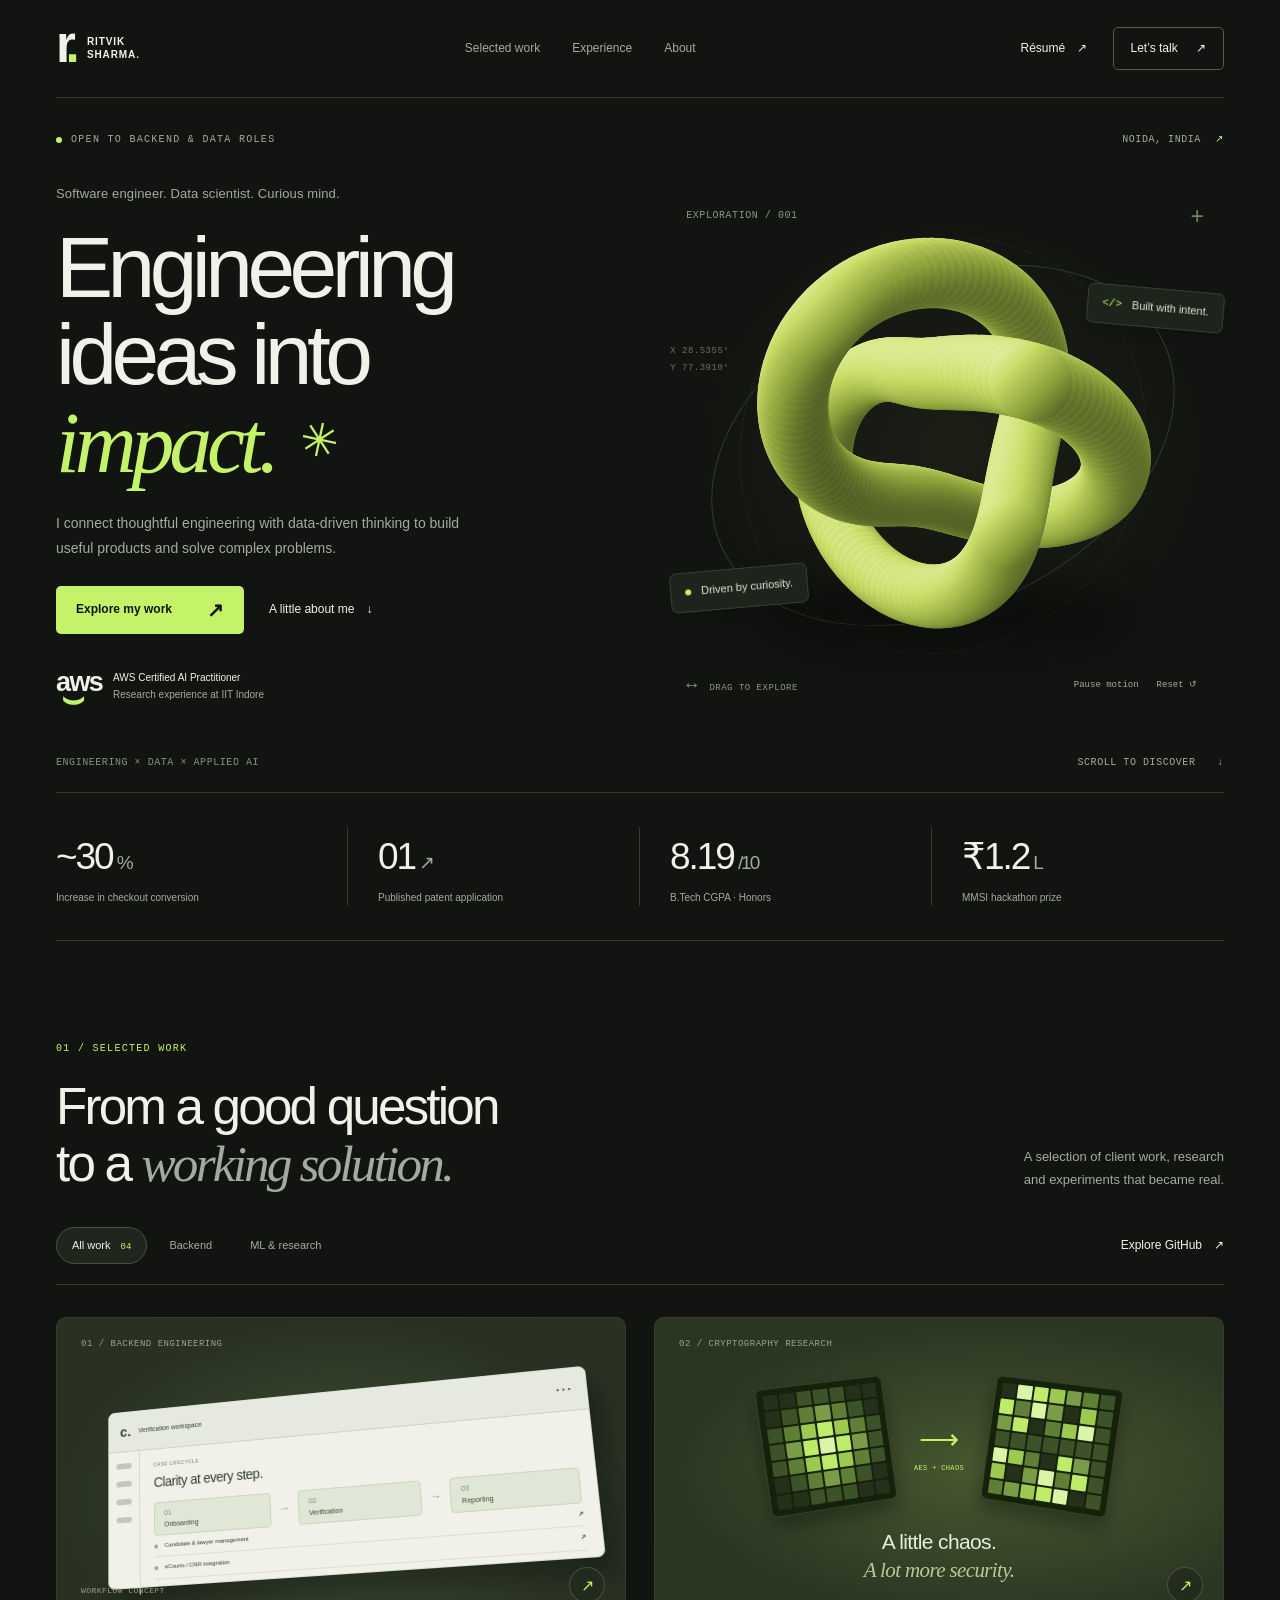
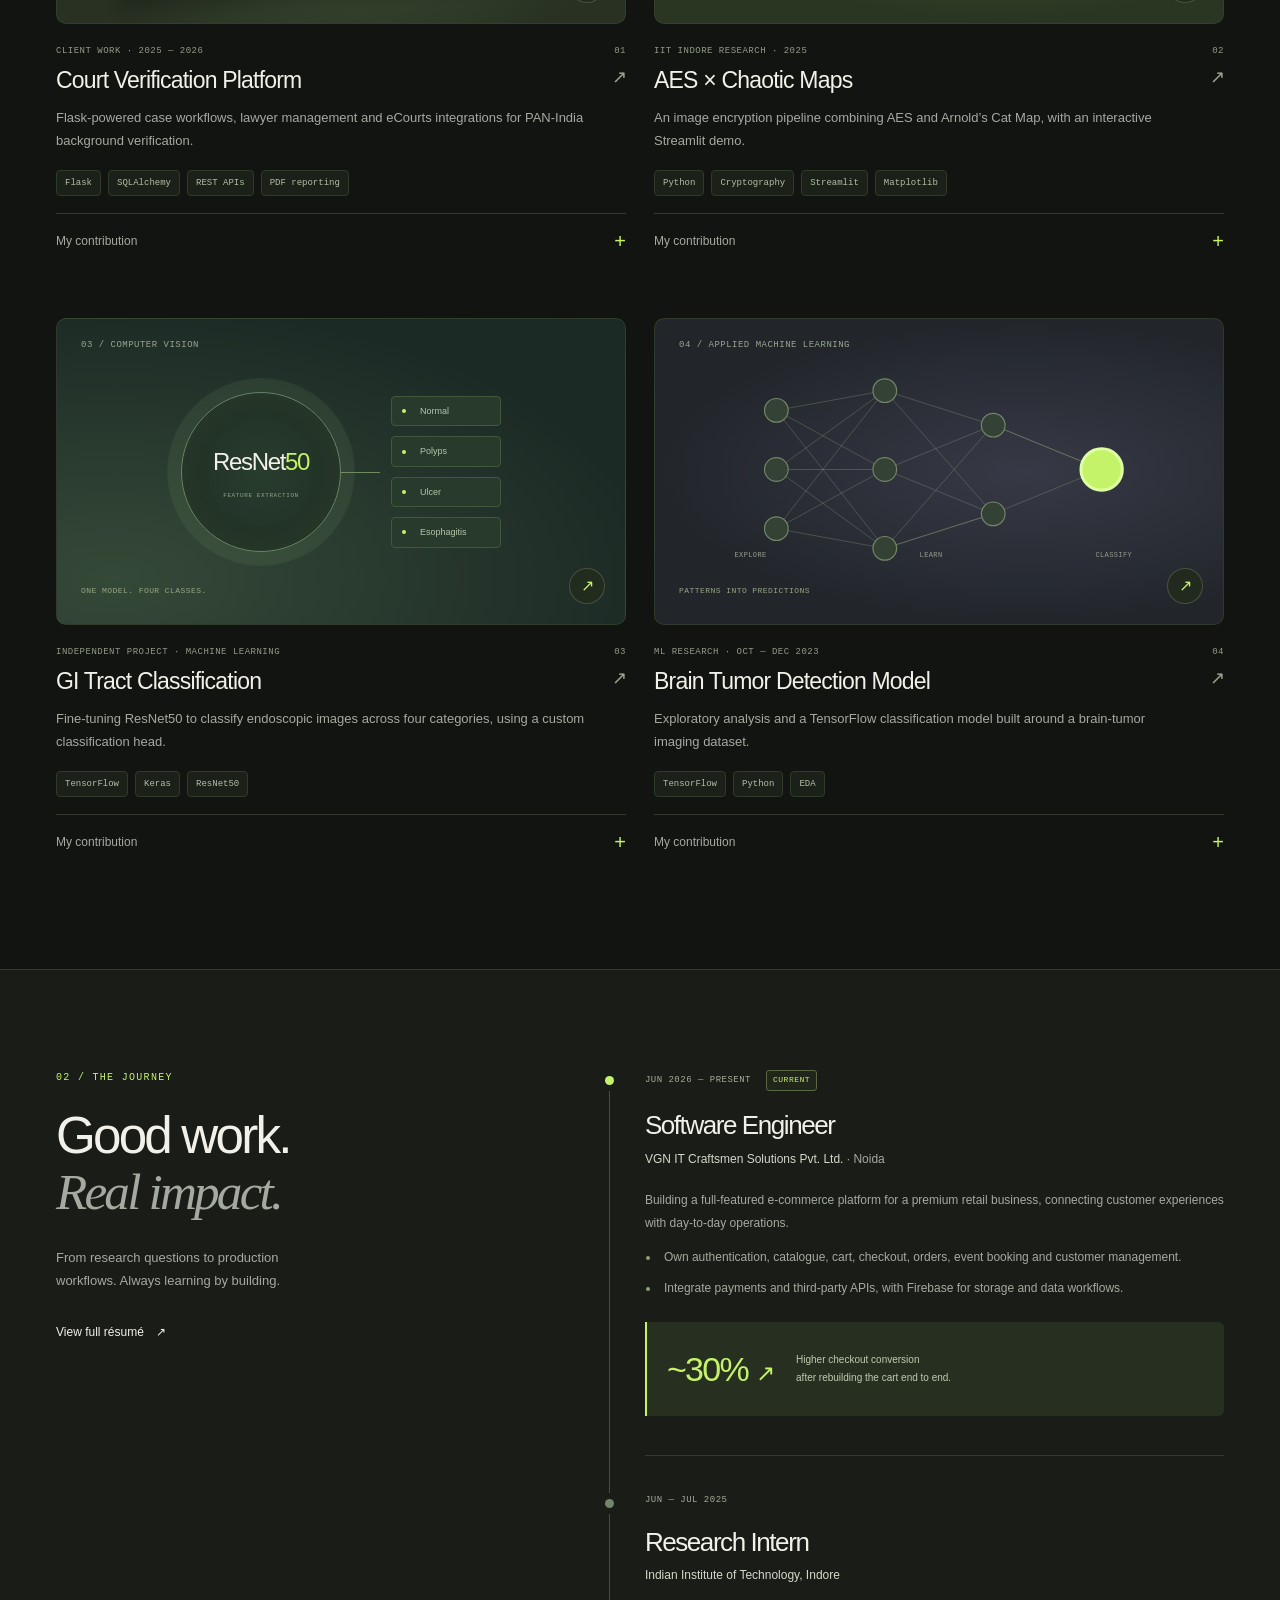
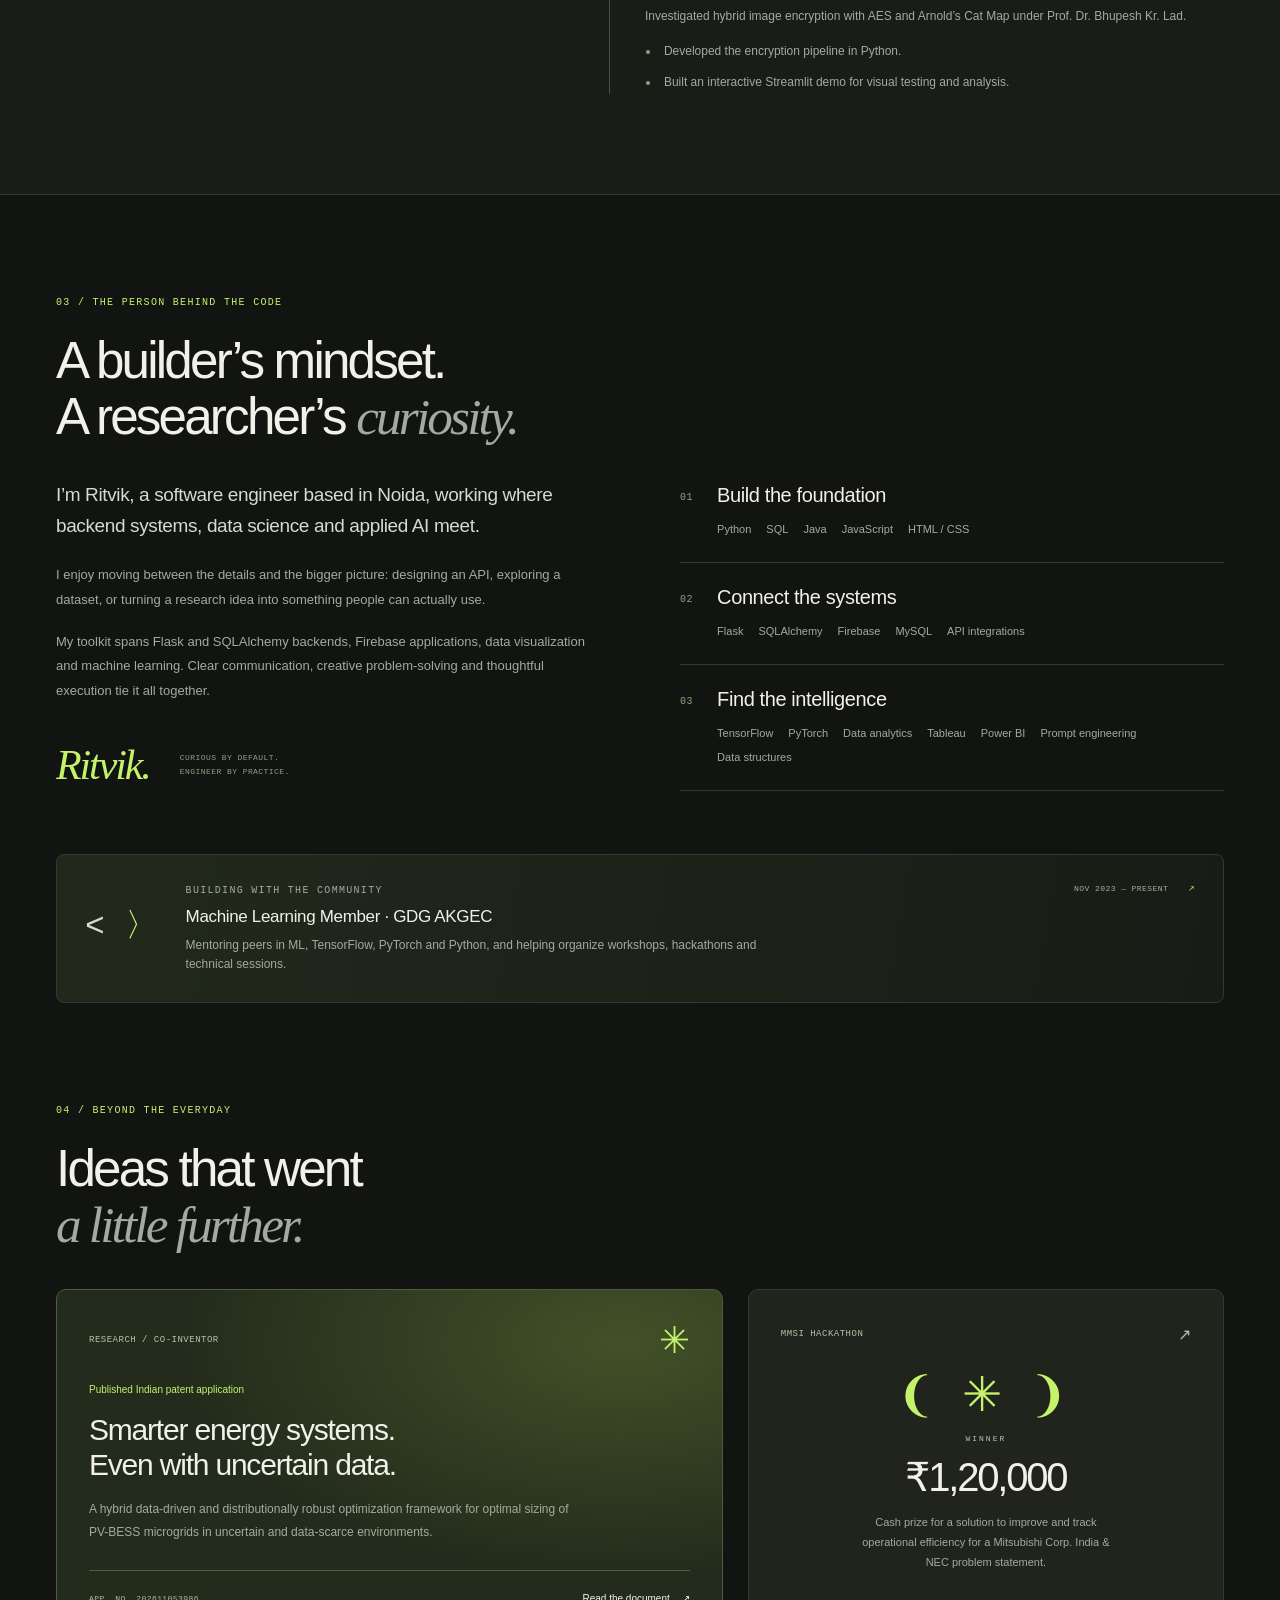
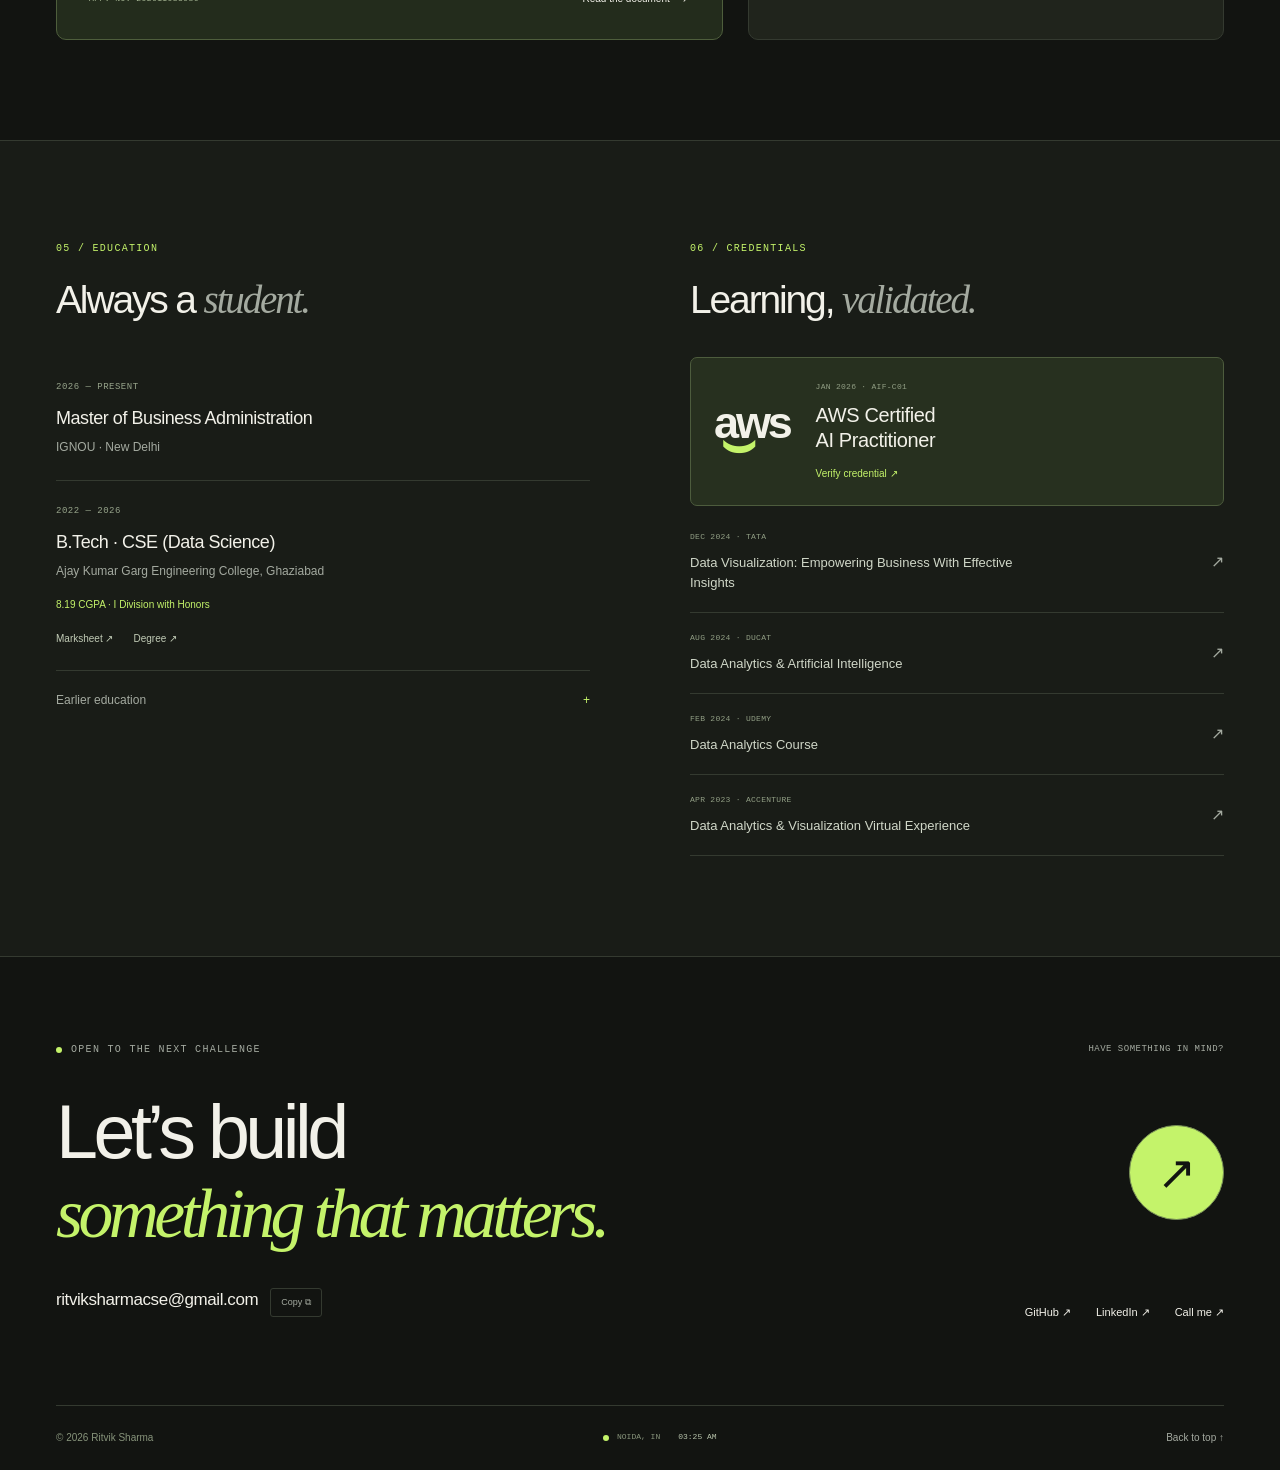
<file: index.html>
<!DOCTYPE html>
<html lang="en">
<head>
  <meta charset="UTF-8">
  <meta name="viewport" content="width=device-width, initial-scale=1.0">
  <meta name="theme-color" content="#121411">
  <meta name="description" content="Ritvik Sharma — software engineer working at the intersection of backend engineering, data science and applied machine learning. Explore projects, research and experience.">
  <title>Ritvik Sharma — Software Engineer & Data Scientist</title>
  <link rel="icon" href="favicon.ico" sizes="any">
  <link rel="stylesheet" href="styles.css">
  <script src="app.js" defer></script>
  <script src="scene.js" defer></script>
</head>
<body>
  <a class="skip-link" href="#main">Skip to content</a>
  <header class="site-header">
    <a class="wordmark" href="#home" aria-label="Ritvik Sharma, home"><span class="monogram">r<span class="logo-dot">.</span></span><span>RITVIK<br>SHARMA<span class="brand-period">.</span></span></a>
    <nav class="desktop-nav" aria-label="Main navigation"><a href="#projects">Selected work</a><a href="#experience">Experience</a><a href="#about">About</a></nav>
    <div class="nav-actions"><a class="resume-link" href="https://drive.google.com/file/d/1qfiK1FKWJIVR60XQjQJzer3CBf5cK1Fj/view?usp=sharing" target="_blank" rel="noopener noreferrer">Résumé <span aria-hidden="true">↗</span></a><a class="nav-contact" href="#contact">Let’s talk <span aria-hidden="true">↗</span></a><button class="menu-toggle" aria-label="Open navigation" aria-controls="mobile-nav" aria-expanded="false"><span></span><span></span></button></div>
    <nav id="mobile-nav" class="mobile-nav" aria-label="Mobile navigation" hidden><a href="#projects">Selected work</a><a href="#experience">Experience</a><a href="#about">About & skills</a><a href="#recognition">Research & awards</a><a href="#education">Education</a><a href="#certifications">Certifications</a><a href="#contact">Contact</a></nav>
  </header>
  <main id="main">
    <section class="hero section-shell" id="home" aria-labelledby="hero-title">
      <div class="hero-topline"><span class="eyebrow"><span class="status-dot"></span> OPEN TO BACKEND & DATA ROLES</span><span class="mono location">NOIDA, INDIA <span aria-hidden="true">↗</span></span></div>
      <div class="hero-grid">
        <div class="hero-copy"><p class="hero-intro">Software engineer. Data scientist. Curious mind.</p><h1 id="hero-title">Engineering<br>ideas into<br><em>impact.</em><span class="asterisk" aria-hidden="true">✳</span></h1><p class="hero-description">I connect thoughtful engineering with data-driven thinking to build useful products and solve complex problems.</p><div class="hero-actions"><a class="button button-lime" href="#projects">Explore my work <span aria-hidden="true">↗</span></a><a class="text-link" href="#about">A little about me <span aria-hidden="true">↓</span></a></div><div class="hero-proof"><span class="aws-mark">aws<span>⌣</span></span><span>AWS Certified AI Practitioner<br><span class="muted">Research experience at IIT Indore</span></span></div></div>
        <div class="hero-art" aria-label="Interactive three-dimensional sculpture">
          <div class="art-top"><span class="mono">EXPLORATION / 001</span><span class="tiny-cross" aria-hidden="true">+</span></div>
          <div class="art-orbit" aria-hidden="true"></div><div class="art-orbit second" aria-hidden="true"></div>
          <canvas id="hero-scene" aria-label="Rotating lime sculpture. Drag to orbit, or use the motion controls below.">An abstract lime sculpture connecting engineering and data.</canvas>
          <span class="art-coordinate mono" aria-hidden="true">X 28.5355°<br>Y 77.3910°</span>
          <div class="floating-note note-top"><span class="note-icon" aria-hidden="true">&lt;/&gt;</span> Built with intent.</div><div class="floating-note note-bottom"><span class="status-dot"></span> Driven by curiosity.</div>
          <div class="art-bottom"><span class="mono drag-hint"><span aria-hidden="true">↔</span> DRAG TO EXPLORE</span><div class="scene-controls"><button id="motion-toggle" class="icon-control" aria-pressed="false" aria-label="Pause 3D animation"><span data-motion-label>Pause motion</span></button><button id="scene-reset" class="icon-control" aria-label="Reset 3D view">Reset <span aria-hidden="true">↺</span></button></div></div>
        </div>
      </div>
      <div class="hero-bottom"><span class="mono">ENGINEERING × DATA × APPLIED AI</span><a href="#projects" class="scroll-cue mono">SCROLL TO DISCOVER <span aria-hidden="true">↓</span></a></div>
    </section>
    <div class="metrics section-shell" aria-label="Career highlights"><div><strong>~30<span>%</span></strong><p>Increase in checkout conversion</p></div><div><strong>01<span>↗</span></strong><p>Published patent application</p></div><div><strong>8.19<span>/10</span></strong><p>B.Tech CGPA · Honors</p></div><div><strong>₹1.2<span>L</span></strong><p>MMSI hackathon prize</p></div></div>
    <section id="projects" class="section-shell content-section" aria-labelledby="work-title">
      <div class="section-heading"><div><p class="eyebrow section-index">01 / SELECTED WORK</p><h2 id="work-title">From a good question<br>to a <em>working solution.</em></h2></div><p class="section-summary">A selection of client work, research<br class="desktop-break"> and experiments that became real.</p></div>
      <div class="work-toolbar"><div class="filters" role="group" aria-label="Filter projects"><button class="filter active" data-filter="all" aria-pressed="true">All work <span>04</span></button><button class="filter" data-filter="backend" aria-pressed="false">Backend</button><button class="filter" data-filter="research" aria-pressed="false">ML & research</button></div><a class="text-link github-all" href="https://github.com/iamritvikk" target="_blank" rel="noopener noreferrer">Explore GitHub <span aria-hidden="true">↗</span></a></div><p id="filter-status" class="sr-only" role="status" aria-live="polite">Showing all 4 projects</p>
      <div class="project-grid">
        <article class="project" data-category="backend"><a class="project-visual court-visual" href="http://client.constantineadvisoryservices.com/" target="_blank" rel="noopener noreferrer" aria-label="Open Court Verification Platform"><span class="visual-label mono">01 / BACKEND ENGINEERING</span><div class="court-window" aria-hidden="true"><div class="mini-window-bar"><span class="mini-logo">c.</span><span>Verification workspace</span><span class="mini-dots">•••</span></div><div class="court-ui"><div class="mini-sidebar"><i></i><i></i><i></i><i></i></div><div class="mini-dashboard"><div class="mini-eyebrow">CASE LIFECYCLE</div><div class="mini-title">Clarity at every step.</div><div class="workflow"><span>01<br><b>Onboarding</b></span><i>→</i><span>02<br><b>Verification</b></span><i>→</i><span>03<br><b>Reporting</b></span></div><div class="fake-row"><i></i><span>Candidate & lawyer management</span><b>↗</b></div><div class="fake-row"><i></i><span>eCourts / CNR integration</span><b>↗</b></div></div></div></div><span class="visual-caption mono">WORKFLOW CONCEPT</span><span class="project-open" aria-hidden="true">↗</span></a><div class="project-meta"><span>CLIENT WORK · 2025 — 2026</span><span>01</span></div><h3><a href="http://client.constantineadvisoryservices.com/" target="_blank" rel="noopener noreferrer">Court Verification Platform <span aria-hidden="true">↗</span></a></h3><p>Flask-powered case workflows, lawyer management and eCourts integrations for PAN-India background verification.</p><div class="tags"><span>Flask</span><span>SQLAlchemy</span><span>REST APIs</span><span>PDF reporting</span></div><details class="project-details"><summary>My contribution <span aria-hidden="true">+</span></summary><p>Built backend workflows for Constantine Advisory Services covering candidate onboarding, lawyer management and case-result tracking. Integrated eCourts/CNR APIs, reaching approximately 85% accuracy across litigation records.</p></details></article>
        <article class="project" data-category="research"><a class="project-visual encryption-visual" href="https://aes-image-encryption-combined-with-chaos-map.streamlit.app/" target="_blank" rel="noopener noreferrer" aria-label="Open AES image encryption demo"><span class="visual-label mono">02 / CRYPTOGRAPHY RESEARCH</span><div class="encryption-art" aria-hidden="true"><div class="pixel-grid ordered"></div><span class="encryption-arrow">⟶<small>AES + CHAOS</small></span><div class="pixel-grid scrambled"></div></div><span class="encryption-caption">A little chaos.<br><em>A lot more security.</em></span><span class="project-open" aria-hidden="true">↗</span></a><div class="project-meta"><span>IIT INDORE RESEARCH · 2025</span><span>02</span></div><h3><a href="https://aes-image-encryption-combined-with-chaos-map.streamlit.app/" target="_blank" rel="noopener noreferrer">AES × Chaotic Maps <span aria-hidden="true">↗</span></a></h3><p>An image encryption pipeline combining AES and Arnold’s Cat Map, with an interactive Streamlit demo.</p><div class="tags"><span>Python</span><span>Cryptography</span><span>Streamlit</span><span>Matplotlib</span></div><details class="project-details"><summary>My contribution <span aria-hidden="true">+</span></summary><p>Built a hybrid scrambling and encryption pipeline during research at IIT Indore under Prof. Dr. Bhupesh Kr. Lad. Evaluated the encrypted outputs using pixel-correlation and histogram analysis.</p></details></article>
        <article class="project" data-category="research"><a class="project-visual classification-visual" href="https://github.com/iamritvikk/GI_Tract_Classification" target="_blank" rel="noopener noreferrer" aria-label="View GI Tract Classification code"><span class="visual-label mono">03 / COMPUTER VISION</span><div class="classification-art" aria-hidden="true"><div class="classification-core"><span>ResNet<span class="lime">50</span></span><small>FEATURE EXTRACTION</small></div><div class="class-labels"><span><i></i>Normal</span><span><i></i>Polyps</span><span><i></i>Ulcer</span><span><i></i>Esophagitis</span></div></div><span class="visual-caption mono">ONE MODEL. FOUR CLASSES.</span><span class="project-open" aria-hidden="true">↗</span></a><div class="project-meta"><span>INDEPENDENT PROJECT · MACHINE LEARNING</span><span>03</span></div><h3><a href="https://github.com/iamritvikk/GI_Tract_Classification" target="_blank" rel="noopener noreferrer">GI Tract Classification <span aria-hidden="true">↗</span></a></h3><p>Fine-tuning ResNet50 to classify endoscopic images across four categories, using a custom classification head.</p><div class="tags"><span>TensorFlow</span><span>Keras</span><span>ResNet50</span></div><details class="project-details"><summary>My contribution <span aria-hidden="true">+</span></summary><p>Adapted a ResNet50 architecture with a global-average-pooling head and softmax output for normal, polyps, ulcer and esophagitis image classes.</p></details></article>
        <article class="project" data-category="research"><a class="project-visual brain-visual" href="https://github.com/iamritvikk/Brain-Tumor-Detection-ML-Model" target="_blank" rel="noopener noreferrer" aria-label="View Brain Tumor Detection Model code"><span class="visual-label mono">04 / APPLIED MACHINE LEARNING</span><svg class="neural-art" viewBox="0 0 500 210" aria-hidden="true"><g class="neural-lines"><path d="M85 45L195 25 305 60 415 105 305 150 195 185 85 165 195 105 305 60M85 105L195 25M85 165L195 25M85 45L195 105 305 150M85 105L195 105M85 45L195 185 305 60M85 105L195 185M195 25L305 150M195 185L305 150M305 60L415 105"/></g><g class="neural-nodes"><circle cx="85" cy="45" r="12"/><circle cx="85" cy="105" r="12"/><circle cx="85" cy="165" r="12"/><circle cx="195" cy="25" r="12"/><circle cx="195" cy="105" r="12"/><circle cx="195" cy="185" r="12"/><circle cx="305" cy="60" r="12"/><circle cx="305" cy="150" r="12"/><circle class="final-node" cx="415" cy="105" r="21"/></g></svg><div class="brain-stage mono" aria-hidden="true"><span>EXPLORE</span><span>LEARN</span><span>CLASSIFY</span></div><span class="visual-caption mono">PATTERNS INTO PREDICTIONS</span><span class="project-open" aria-hidden="true">↗</span></a><div class="project-meta"><span>ML RESEARCH · OCT — DEC 2023</span><span>04</span></div><h3><a href="https://github.com/iamritvikk/Brain-Tumor-Detection-ML-Model" target="_blank" rel="noopener noreferrer">Brain Tumor Detection Model <span aria-hidden="true">↗</span></a></h3><p>Exploratory analysis and a TensorFlow classification model built around a brain-tumor imaging dataset.</p><div class="tags"><span>TensorFlow</span><span>Python</span><span>EDA</span></div><details class="project-details"><summary>My contribution <span aria-hidden="true">+</span></summary><p>Explored the imaging dataset and used the findings to develop a TensorFlow classification model for this research project.</p></details></article>
      </div>
    </section>
    <section id="experience" class="experience-section content-section"><div class="section-shell experience-layout"><div class="sticky-heading"><p class="eyebrow section-index">02 / THE JOURNEY</p><h2>Good work.<br><em>Real impact.</em></h2><p class="section-summary">From research questions to production workflows. Always learning by building.</p><a class="text-link" href="https://drive.google.com/file/d/1qfiK1FKWJIVR60XQjQJzer3CBf5cK1Fj/view?usp=sharing" target="_blank" rel="noopener noreferrer">View full résumé <span aria-hidden="true">↗</span></a></div><div class="timeline"><article class="timeline-item"><div class="timeline-date mono"><span>JUN 2026 — PRESENT</span><span class="current-badge">CURRENT</span></div><h3>Software Engineer</h3><p class="company">VGN IT Craftsmen Solutions Pvt. Ltd. <span>· Noida</span></p><p>Building a full-featured e-commerce platform for a premium retail business, connecting customer experiences with day-to-day operations.</p><ul><li>Own authentication, catalogue, cart, checkout, orders, event booking and customer management.</li><li>Integrate payments and third-party APIs, with Firebase for storage and data workflows.</li></ul><div class="impact-callout"><strong>~30% <span aria-hidden="true">↗</span></strong><span>Higher checkout conversion<br>after rebuilding the cart end to end.</span></div></article><article class="timeline-item"><div class="timeline-date mono">JUN — JUL 2025</div><h3>Research Intern</h3><p class="company">Indian Institute of Technology, Indore</p><p>Investigated hybrid image encryption with AES and Arnold’s Cat Map under Prof. Dr. Bhupesh Kr. Lad.</p><ul><li>Developed the encryption pipeline in Python.</li><li>Built an interactive Streamlit demo for visual testing and analysis.</li></ul></article></div></div></section>
    <section id="about" class="section-shell content-section"><div class="section-heading"><div><p class="eyebrow section-index">03 / THE PERSON BEHIND THE CODE</p><h2>A builder’s mindset.<br>A researcher’s <em>curiosity.</em></h2></div></div><div class="about-grid"><div class="about-story"><p class="large-body">I’m Ritvik, a software engineer based in Noida, working where backend systems, data science and applied AI meet.</p><p>I enjoy moving between the details and the bigger picture: designing an API, exploring a dataset, or turning a research idea into something people can actually use.</p><p>My toolkit spans Flask and SQLAlchemy backends, Firebase applications, data visualization and machine learning. Clear communication, creative problem-solving and thoughtful execution tie it all together.</p><div class="about-signature"><span class="signature">Ritvik.</span><span class="mono">CURIOUS BY DEFAULT.<br>ENGINEER BY PRACTICE.</span></div></div><div id="skills" class="skills-panel"><div class="skill-group"><span class="skill-number mono">01</span><div><h3>Build the foundation</h3><div class="skill-tags"><span>Python</span><span>SQL</span><span>Java</span><span>JavaScript</span><span>HTML / CSS</span></div></div></div><div class="skill-group"><span class="skill-number mono">02</span><div><h3>Connect the systems</h3><div class="skill-tags"><span>Flask</span><span>SQLAlchemy</span><span>Firebase</span><span>MySQL</span><span>API integrations</span></div></div></div><div class="skill-group"><span class="skill-number mono">03</span><div><h3>Find the intelligence</h3><div class="skill-tags"><span>TensorFlow</span><span>PyTorch</span><span>Data analytics</span><span>Tableau</span><span>Power BI</span><span>Prompt engineering</span><span>Data structures</span></div></div></div></div></div><article class="community-card"><div class="community-symbol" aria-hidden="true">&lt; <span>〉</span></div><div><p class="eyebrow">BUILDING WITH THE COMMUNITY</p><h3>Machine Learning Member · GDG AKGEC</h3><p>Mentoring peers in ML, TensorFlow, PyTorch and Python, and helping organize workshops, hackathons and technical sessions.</p></div><span class="mono">NOV 2023 — PRESENT <span aria-hidden="true">↗</span></span></article></section>
    <section id="recognition" class="section-shell content-section recognition-section"><div class="section-heading"><div><p class="eyebrow section-index">04 / BEYOND THE EVERYDAY</p><h2>Ideas that went<br><em>a little further.</em></h2></div></div><div class="recognition-grid"><article id="patent" class="patent-card"><div class="recognition-top"><span class="mono">RESEARCH / CO-INVENTOR</span><span class="recognition-icon" aria-hidden="true">✳</span></div><p class="patent-status">Published Indian patent application</p><h3>Smarter energy systems.<br>Even with uncertain data.</h3><p>A hybrid data-driven and distributionally robust optimization framework for optimal sizing of PV-BESS microgrids in uncertain and data-scarce environments.</p><div class="patent-bottom"><span class="mono">APP. NO. 202611053986</span><a class="text-link" href="https://drive.google.com/file/d/1gn1wVUwPsva0RPkm7hrxQIEG05N6h-BD/view?usp=sharing" target="_blank" rel="noopener noreferrer">Read the document <span aria-hidden="true">↗</span></a></div></article><article class="award-card"><div class="recognition-top"><span class="mono">MMSI HACKATHON</span><span aria-hidden="true">↗</span></div><span class="award-laurel" aria-hidden="true">❨ ✳ ❩</span><p class="award-label">WINNER</p><h3>₹1,20,000</h3><p>Cash prize for a solution to improve and track operational efficiency for a Mitsubishi Corp. India & NEC problem statement.</p></article></div></section>
    <section class="credentials-section content-section"><div class="section-shell credentials-grid"><div id="education"><p class="eyebrow section-index">05 / EDUCATION</p><h2>Always a <em>student.</em></h2><article class="education-item"><p class="mono">2026 — PRESENT</p><h3>Master of Business Administration</h3><p>IGNOU · New Delhi</p></article><article class="education-item"><p class="mono">2022 — 2026</p><h3>B.Tech · CSE (Data Science)</h3><p>Ajay Kumar Garg Engineering College, Ghaziabad</p><span class="education-score">8.19 CGPA · I Division with Honors</span><div class="education-links"><a href="https://drive.google.com/file/d/1ye8o-e25Zfxh_meYYOfaHz-taDuSGW3w/view?usp=sharing" target="_blank" rel="noopener noreferrer">Marksheet ↗</a><a href="https://drive.google.com/file/d/1km0YpIKpOXW7B4vmWmDuDr1_5mCRgXcV/view?usp=sharing" target="_blank" rel="noopener noreferrer">Degree ↗</a></div></article><details class="school-details"><summary>Earlier education <span aria-hidden="true">+</span></summary><div><h3>CBSE · Class XII — 86%</h3><p>Gurukul, The School · Science (PCM) · 2021 — 2022</p><a href="https://drive.google.com/file/d/12ZNYxtIVHv8FeV11aQ64ShBkRnYkoyQk/view?usp=sharing" target="_blank" rel="noopener noreferrer">Marksheet ↗</a></div><div><h3>CBSE · Class X — 91%</h3><p>Gurukul, The School · 2019 — 2020</p><a href="https://drive.google.com/file/d/1eUPi7eZ0S5Naw1O26-wuyGLAaOrFxGn_/view?usp=sharing" target="_blank" rel="noopener noreferrer">Marksheet ↗</a></div></details></div><div id="certifications"><p class="eyebrow section-index">06 / CREDENTIALS</p><h2>Learning, <em>validated.</em></h2><a class="cert featured-cert" href="https://cp.certmetrics.com/amazon/en/public/verify/credential/8df854603dd34f0cb74a8ce2ef66c329" target="_blank" rel="noopener noreferrer"><span class="cert-mark">aws<span>⌣</span></span><span><small>JAN 2026 · AIF-C01</small><strong>AWS Certified<br>AI Practitioner</strong><span class="cert-verify">Verify credential ↗</span></span></a><a class="cert" href="https://drive.google.com/file/d/1MXIOc6kX80G8pXTSvvla49t81fet7EKY/view" target="_blank" rel="noopener noreferrer"><span><small>DEC 2024 · TATA</small><strong>Data Visualization: Empowering Business With Effective Insights</strong></span><span aria-hidden="true">↗</span></a><a class="cert" href="https://drive.google.com/file/d/1zGpDZtG7RVyNJlF9uZ4Y5jR0hvls-1cL/view" target="_blank" rel="noopener noreferrer"><span><small>AUG 2024 · DUCAT</small><strong>Data Analytics & Artificial Intelligence</strong></span><span aria-hidden="true">↗</span></a><a class="cert" href="https://drive.google.com/file/d/1E6bHosX7yyWn3BJh7Itv7PPolu3v00ip/view" target="_blank" rel="noopener noreferrer"><span><small>FEB 2024 · UDEMY</small><strong>Data Analytics Course</strong></span><span aria-hidden="true">↗</span></a><a class="cert" href="https://drive.google.com/file/d/1JbVs9Mx2hZrQuOnUHnOHv_Qi9Ek5WK78/view" target="_blank" rel="noopener noreferrer"><span><small>APR 2023 · ACCENTURE</small><strong>Data Analytics & Visualization Virtual Experience</strong></span><span aria-hidden="true">↗</span></a></div></div></section>
    <section id="contact" class="section-shell contact-section"><div class="contact-top"><span class="eyebrow"><span class="status-dot"></span> OPEN TO THE NEXT CHALLENGE</span><span class="mono">HAVE SOMETHING IN MIND?</span></div><div class="contact-title"><h2>Let’s build<br><em>something that matters.</em></h2><a class="contact-arrow" href="mailto:ritviksharmacse@gmail.com" aria-label="Email Ritvik Sharma">↗</a></div><div class="contact-bottom"><div><a class="email-link" href="mailto:ritviksharmacse@gmail.com">ritviksharmacse@gmail.com</a><button id="copy-email" class="copy-email" aria-label="Copy email address">Copy <span aria-hidden="true">⧉</span></button><p id="copy-status" class="copy-status" role="status" aria-live="polite"></p></div><div class="contact-socials"><a href="https://github.com/iamritvikk" target="_blank" rel="noopener noreferrer">GitHub ↗</a><a href="https://linkedin.com/in/iamritvik" target="_blank" rel="noopener noreferrer">LinkedIn ↗</a><a href="tel:+919560762861">Call me ↗</a></div></div></section>
  </main>
  <footer class="footer section-shell"><span>© <span id="year">2026</span> Ritvik Sharma</span><span class="footer-location"><span class="status-dot"></span> NOIDA, IN <time id="local-time"></time></span><a href="#home">Back to top ↑</a></footer>
</body>
</html>
</file>
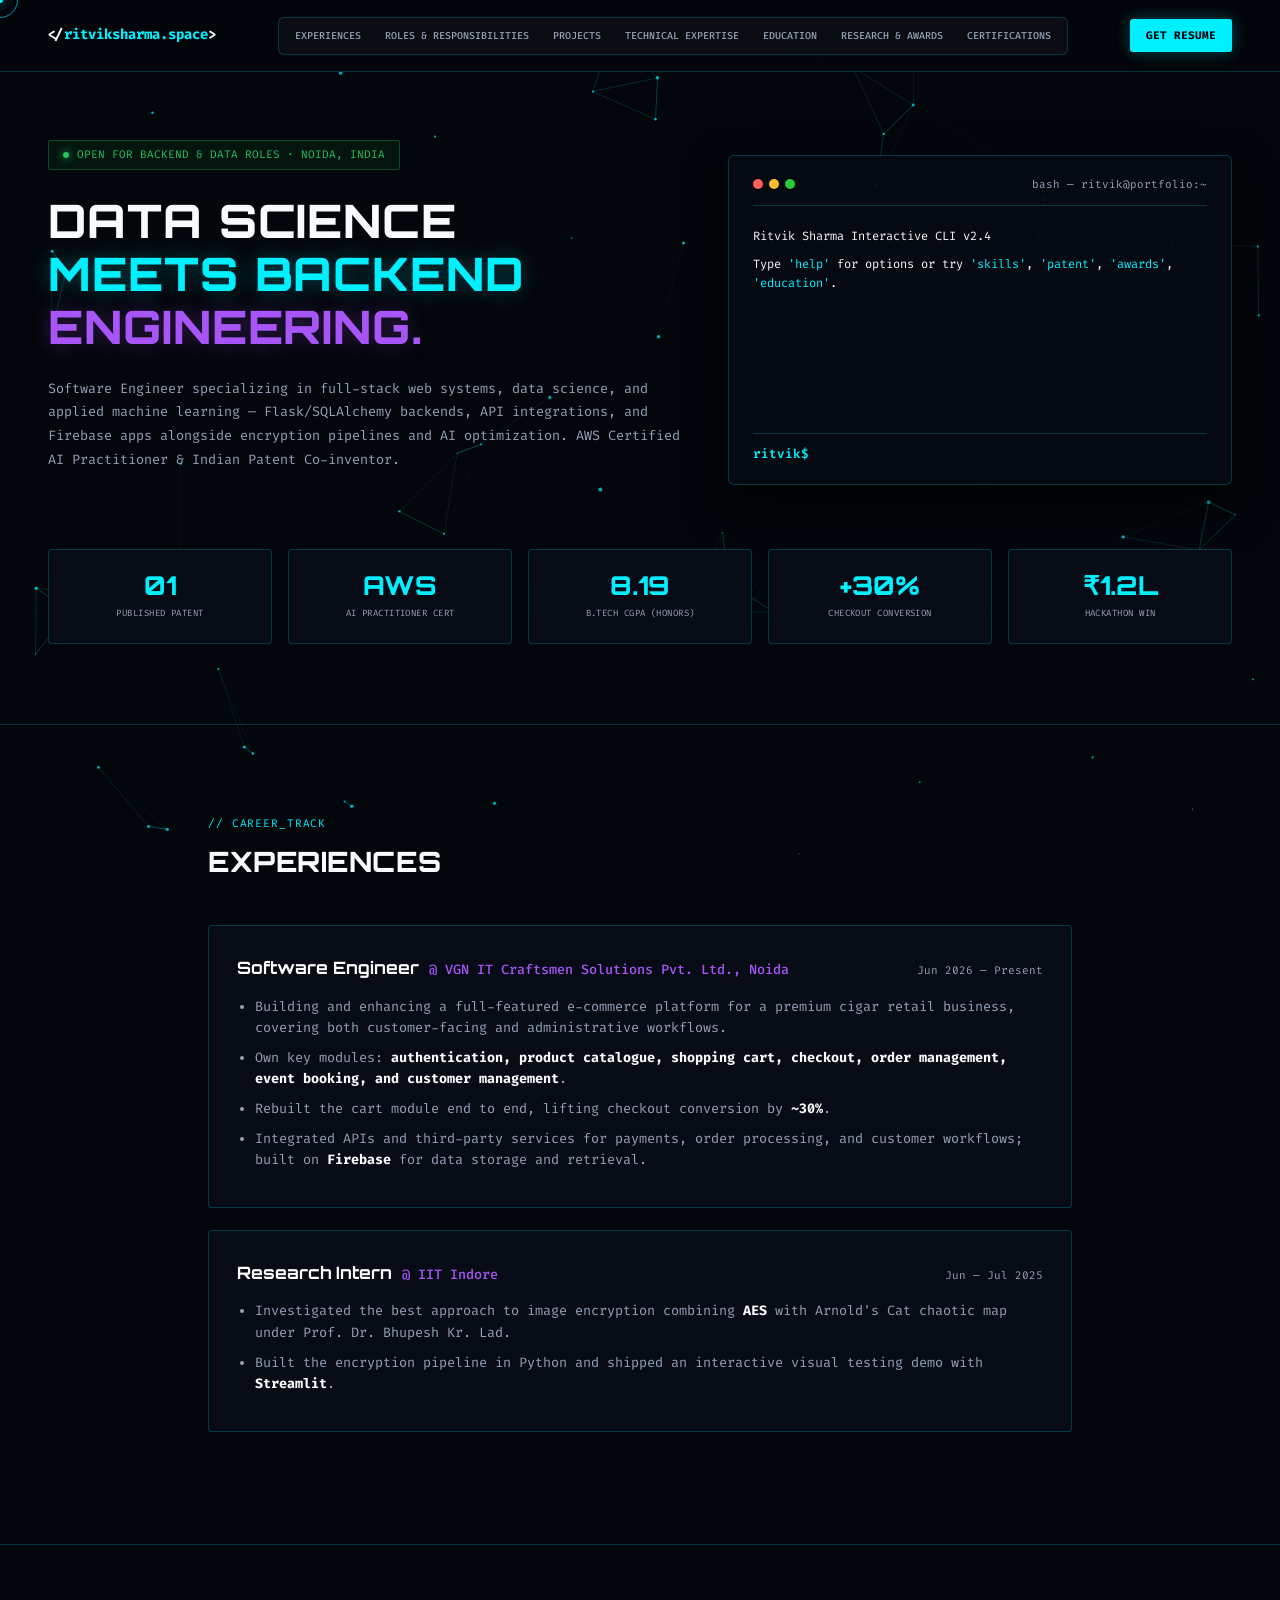
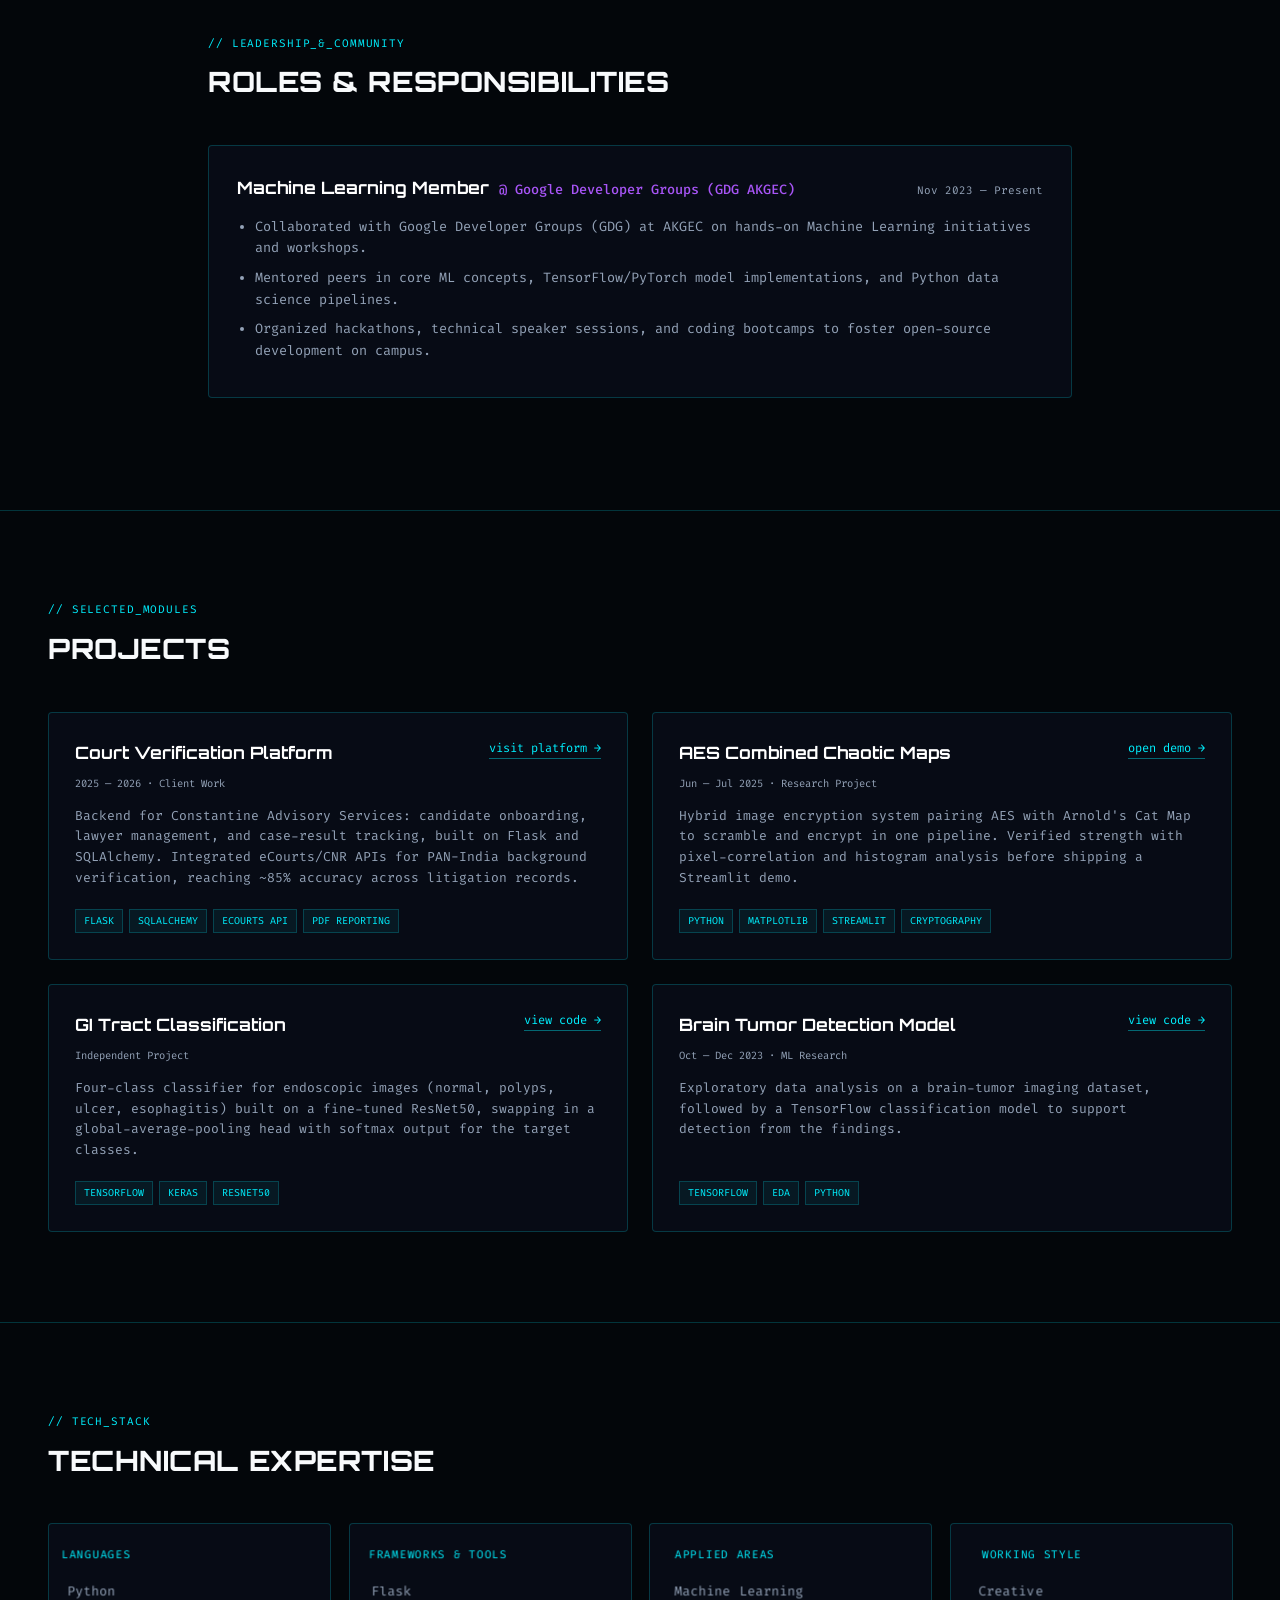
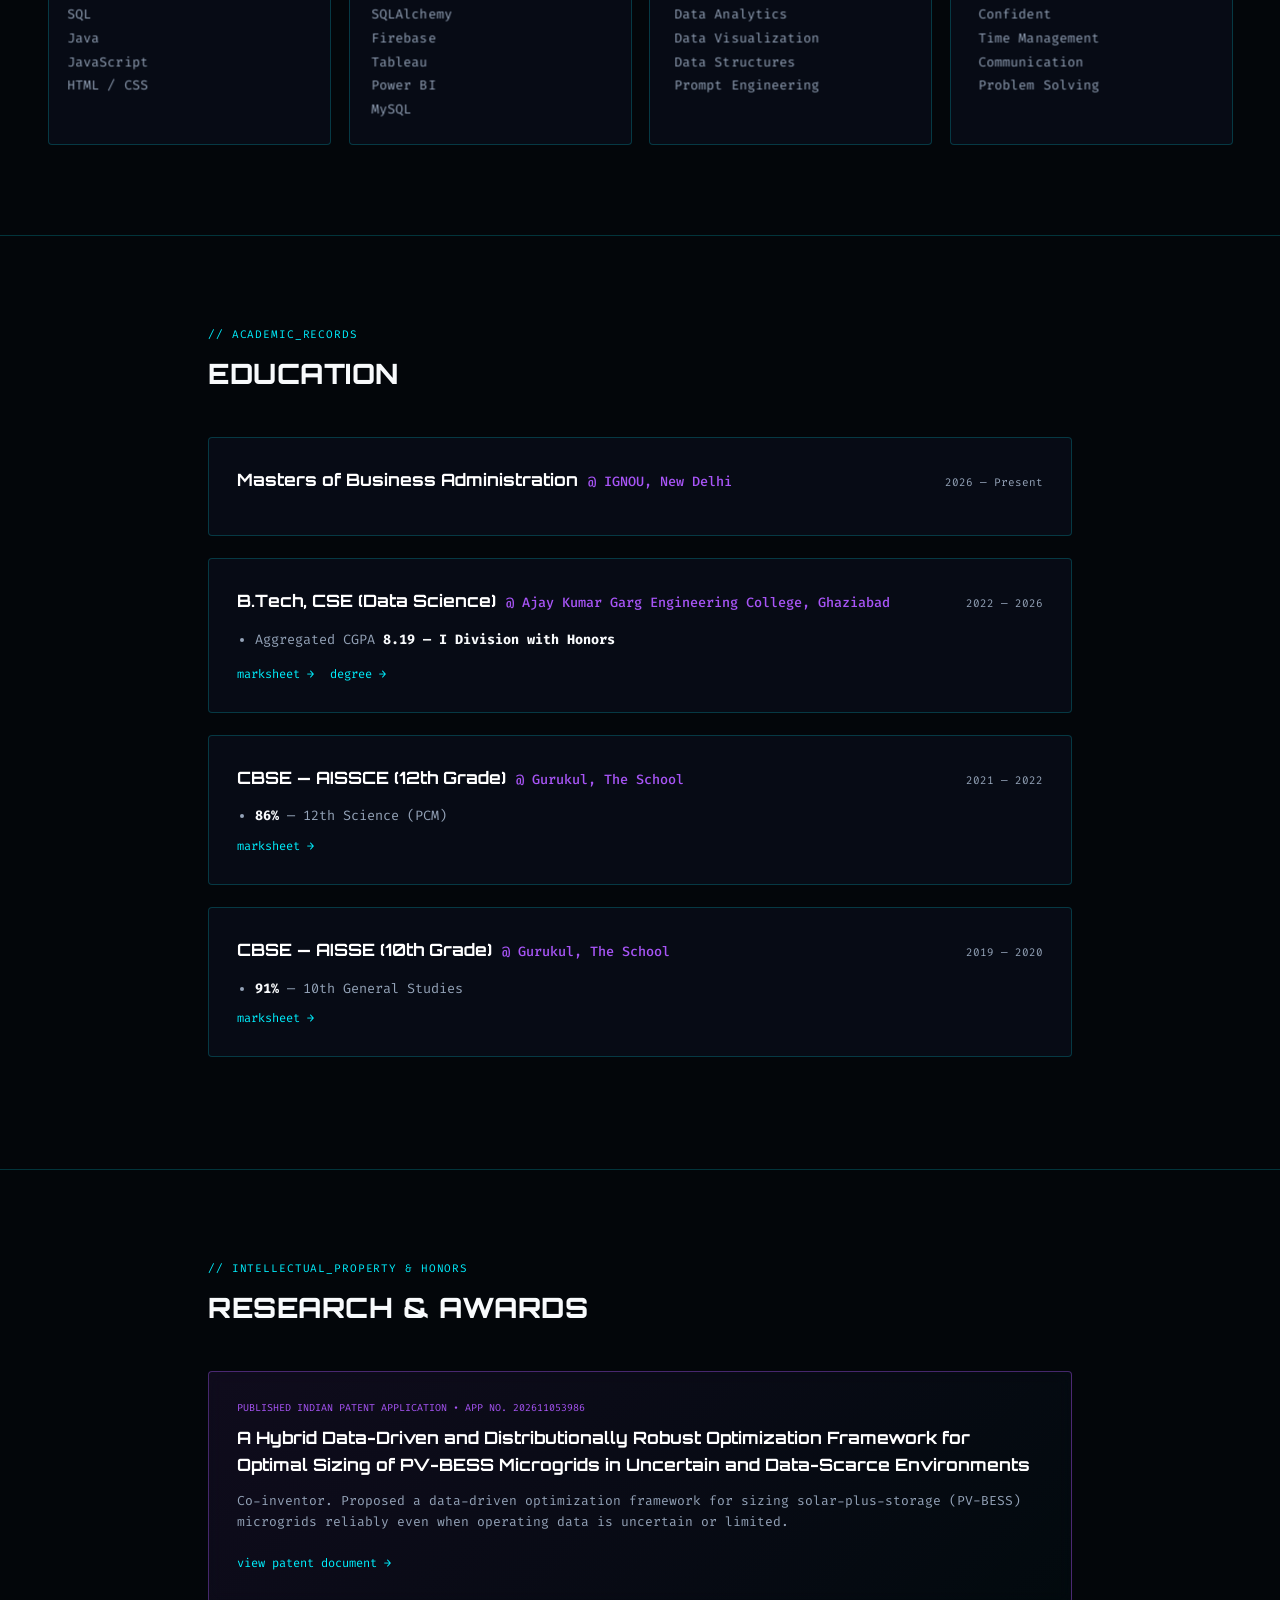
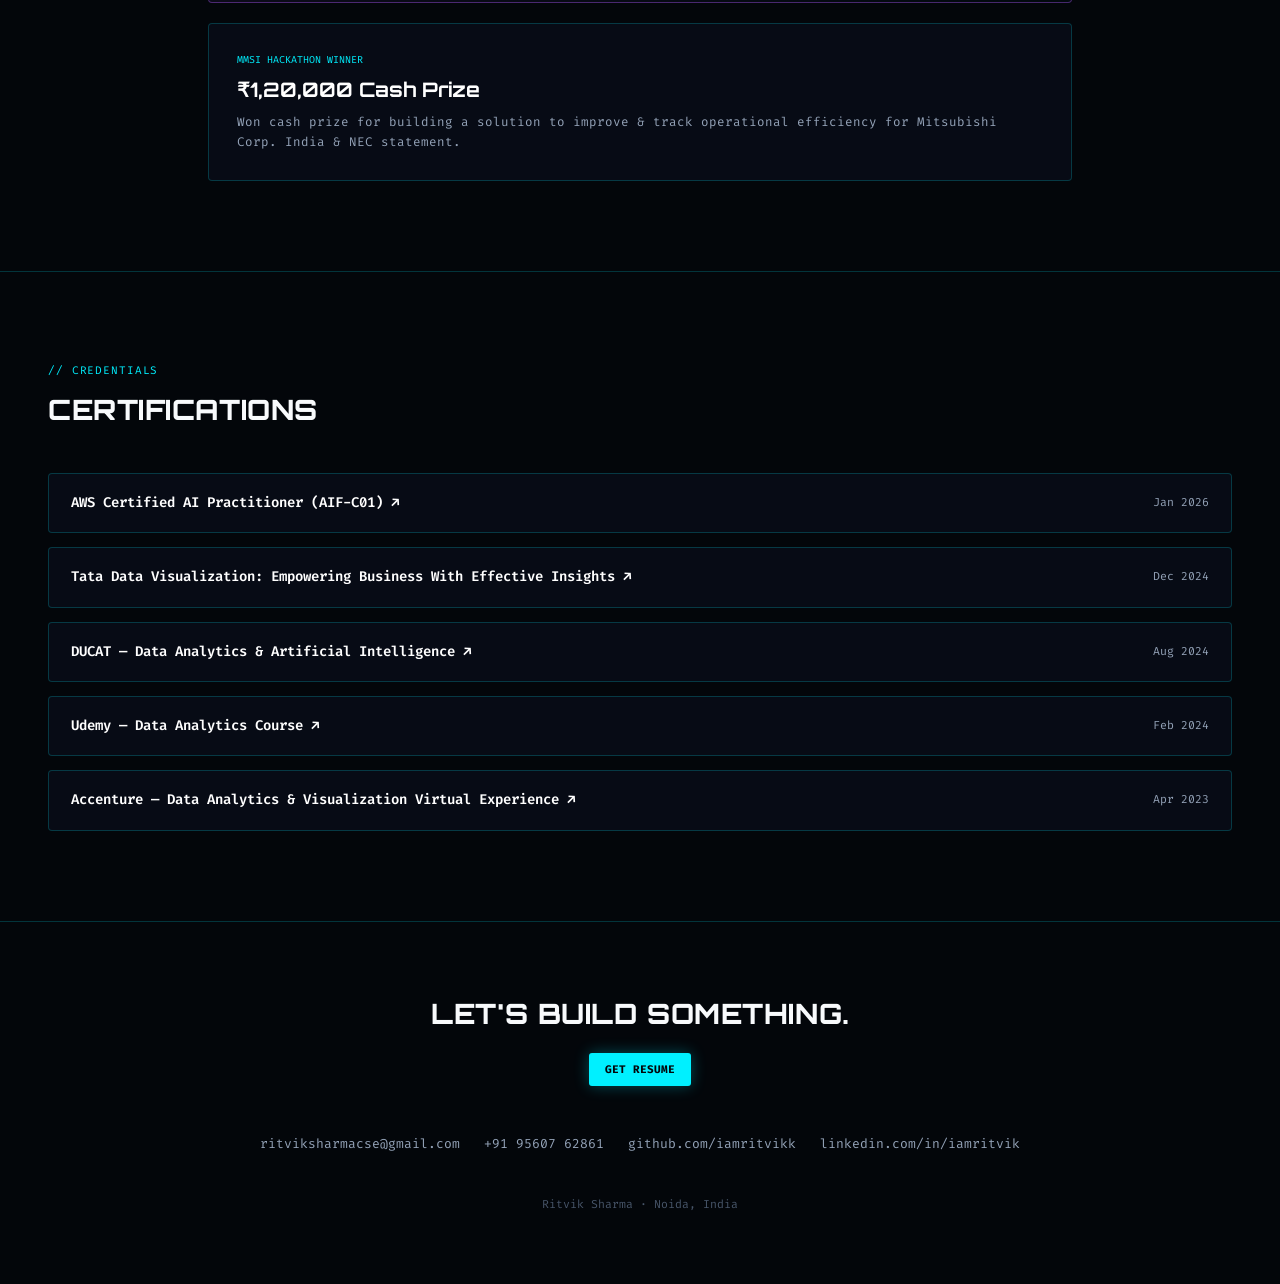
<file: Gemini Portfolio.html>
<!DOCTYPE html>
<html lang="en">
<head>
<meta charset="UTF-8">
<meta name="viewport" content="width=device-width, initial-scale=1.0">
<title>Ritvik Sharma — Software Engineer & Data Scientist</title>

<!-- Fonts: Orbitron (Headings) & Fira Code (Tech Body) -->
<link rel="preconnect" href="https://fonts.googleapis.com">
<link rel="preconnect" href="https://fonts.gstatic.com" crossorigin>
<link href="https://fonts.googleapis.com/css2?family=Fira+Code:wght@400;500;600;700&family=Orbitron:wght@600;700;800;900&display=swap" rel="stylesheet">

<style>
  :root {
    --space-black: #03060a;
    --card-bg: rgba(9, 14, 24, 0.85);
    --border-color: rgba(0, 240, 255, 0.2);
    --border-hover: rgba(0, 240, 255, 0.6);
    
    --text-primary: #f8fafc;
    --text-muted: #94a3b8;
    --text-faint: #475569;
    
    --cyan: #00f0ff;
    --cyan-dim: rgba(0, 240, 255, 0.1);
    --cyan-glow: rgba(0, 240, 255, 0.3);
    --purple: #a855f7;
    --green: #22c55e;
    
    --font-heading: 'Orbitron', sans-serif;
    --font-code: 'Fira Code', monospace;
  }

  *, *::before, *::after { box-sizing: border-box; }
  html { scroll-behavior: smooth; }
  
  body {
    margin: 0;
    background: var(--space-black);
    color: var(--text-primary);
    font-family: var(--font-code);
    line-height: 1.6;
    overflow-x: hidden;
    cursor: none;
  }

  #canvas-space {
    position: fixed; inset: 0; z-index: -1; pointer-events: none;
  }

  ::selection { background: var(--cyan); color: #000; }
  a { color: inherit; text-decoration: none; }

  /* Custom Cursor */
  .cursor-dot {
    position: fixed; top: 0; left: 0; width: 6px; height: 6px;
    background: var(--cyan); border-radius: 50%; pointer-events: none; z-index: 9999;
    box-shadow: 0 0 12px var(--cyan); transform: translate(-50%, -50%);
  }
  .cursor-ring {
    position: fixed; top: 0; left: 0; width: 36px; height: 36px;
    border: 1px solid var(--cyan); border-radius: 50%; pointer-events: none; z-index: 9998;
    transform: translate(-50%, -50%); transition: width 0.2s, height 0.2s, background 0.2s;
    opacity: 0.6;
  }
  .cursor-ring.hover {
    width: 52px; height: 52px; background: rgba(0, 240, 255, 0.1); opacity: 1;
  }
  @media (pointer: coarse){ .cursor-dot, .cursor-ring { display: none; } body { cursor: auto; } }

  .container { max-width: 1240px; margin: 0 auto; padding: 0 28px; }
  .container-narrow { max-width: 920px; margin: 0 auto; padding: 0 28px; }

  /* Navbar */
  nav {
    position: fixed; top: 0; left: 0; right: 0; z-index: 500;
    height: 72px; background: rgba(3, 6, 10, 0.9);
    backdrop-filter: blur(14px); border-bottom: 1px solid var(--border-color);
    display: flex; align-items: center;
  }
  nav .container { display: flex; justify-content: space-between; align-items: center; width: 100%; }
  
  /* Brand Logo */
  .logo { font-size: 14px; font-weight: 700; color: var(--text-primary); font-family: var(--font-code); }
  .logo span { color: var(--cyan); font-weight: 800; }
  
  /* Nav Tabs */
  .nav-menu { 
    display: flex; 
    gap: 4px; 
    background: rgba(255, 255, 255, 0.03); 
    padding: 5px 6px; 
    border-radius: 6px; 
    border: 1px solid var(--border-color); 
    font-family: var(--font-code);
  }
  .nav-menu a { 
    font-size: 10px; 
    color: var(--text-muted); 
    padding: 5px 10px; 
    border-radius: 4px; 
    transition: all 0.2s ease; 
    font-weight: 500;
  }
  .nav-menu a:hover { 
    color: var(--cyan); 
    background: rgba(0, 240, 255, 0.1); 
    box-shadow: 0 0 10px rgba(0, 240, 255, 0.2); 
  }
  
  .btn-cv {
    font-size: 11px; font-weight: 700; color: var(--space-black);
    background: var(--cyan); padding: 8px 16px; border-radius: 3px;
    box-shadow: 0 0 15px var(--cyan-glow); transition: 0.2s ease;
    font-family: var(--font-code);
  }
  .btn-cv:hover { transform: translateY(-2px); box-shadow: 0 0 25px var(--cyan); }

  /* Hero Section */
  header.hero { padding: 140px 0 60px; }
  .hero-grid { 
    display: grid; 
    grid-template-columns: 1.2fr 0.95fr; 
    gap: 44px; 
    align-items: center; 
  }
  
  .badge {
    display: inline-flex; align-items: center; gap: 8px;
    font-size: 11px; color: var(--green); background: rgba(34, 197, 94, 0.08);
    border: 1px solid rgba(34, 197, 94, 0.3); padding: 5px 14px; margin-bottom: 24px;
    border-radius: 2px; font-family: var(--font-code);
  }
  .badge-dot { width: 6px; height: 6px; background: var(--green); border-radius: 50%; box-shadow: 0 0 8px var(--green); }

  h1.title {
    font-family: var(--font-heading) !important;
    font-size: clamp(32px, 3.6vw, 48px);
    font-weight: 800;
    line-height: 1.15;
    letter-spacing: 0.02em;
    margin: 0 0 24px;
    text-transform: uppercase;
  }
  h1.title .line-cyan { color: var(--cyan); text-shadow: 0 0 20px rgba(0,240,255,0.3); }
  h1.title .line-purple { color: var(--purple); text-shadow: 0 0 20px rgba(168,85,247,0.3); }

  p.tagline { font-size: 13.5px; color: var(--text-muted); margin-bottom: 28px; line-height: 1.75; max-width: 640px; font-family: var(--font-code); }

  /* Terminal Box */
  .terminal-box {
    background: rgba(6, 10, 18, 0.95);
    border: 1px solid var(--border-color);
    border-radius: 6px;
    padding: 20px 24px;
    font-size: 12.5px;
    box-shadow: 0 20px 45px rgba(0,0,0,0.6);
    width: 100%;
    min-height: 330px;
    display: flex; flex-direction: column; justify-content: space-between;
    font-family: var(--font-code);
  }
  .term-header {
    display: flex; align-items: center; justify-content: space-between;
    border-bottom: 1px solid var(--border-color);
    padding-bottom: 12px; margin-bottom: 16px;
  }
  .term-dots { display: flex; gap: 6px; }
  .term-btn { width: 10px; height: 10px; border-radius: 50%; }
  .term-btn.red { background: #ff5f56; }
  .term-btn.yellow { background: #ffbd2e; }
  .term-btn.green { background: #27c93f; }
  .term-title { font-size: 11px; color: var(--text-muted); }

  .term-body {
    height: 200px;
    overflow-y: auto;
    font-family: var(--font-code);
    padding-right: 6px;
  }
  .term-body::-webkit-scrollbar { width: 4px; }
  .term-body::-webkit-scrollbar-thumb { background: var(--border-color); border-radius: 4px; }
  
  .term-line { margin-bottom: 8px; font-size: 12px; }
  .term-prompt { color: var(--cyan); font-weight: 600; }
  .term-input {
    background: none; border: none; color: var(--text-primary);
    font-family: inherit; font-size: inherit; outline: none; width: 75%;
  }

  /* 5-Metrics Grid */
  .metrics-grid {
    display: grid;
    grid-template-columns: repeat(5, 1fr);
    gap: 16px;
    margin: 50px 0 20px;
  }
  .metric-card {
    background: var(--card-bg);
    border: 1px solid var(--border-color);
    padding: 22px 14px;
    text-align: center;
    backdrop-filter: blur(8px);
    transition: transform 0.25s ease, border-color 0.25s ease, box-shadow 0.25s ease;
    border-radius: 4px;
  }
  .metric-card:hover { 
    transform: translateY(-4px); 
    border-color: var(--cyan); 
    box-shadow: 0 10px 25px -10px var(--cyan-glow); 
  }
  .metric-num { 
    font-family: var(--font-heading) !important; 
    font-size: 26px; 
    font-weight: 800; 
    color: var(--cyan); 
    line-height: 1; 
  }
  .metric-label { font-size: 9px; color: var(--text-muted); margin-top: 8px; letter-spacing: 0.05em; text-transform: uppercase; font-family: var(--font-code); }

  /* Section Styling */
  section { padding: 90px 0; border-top: 1px solid var(--border-color); }
  .sec-tag { font-size: 11px; color: var(--cyan); margin-bottom: 8px; letter-spacing: 0.08em; font-family: var(--font-code); }
  .sec-title { font-family: var(--font-heading) !important; font-size: 28px; font-weight: 800; margin: 0 0 40px; letter-spacing: 0.02em; text-transform: uppercase; }

  /* Cards Layout */
  .exp-card {
    background: var(--card-bg); border: 1px solid var(--border-color);
    padding: 28px; margin-bottom: 22px; backdrop-filter: blur(8px);
    transition: 0.25s ease; border-radius: 4px;
  }
  .exp-card:hover { border-color: var(--border-hover); }
  .exp-head { display: flex; justify-content: space-between; align-items: baseline; margin-bottom: 14px; flex-wrap: wrap; gap: 8px; }
  .exp-role { font-size: 17px; font-weight: 700; color: #fff; font-family: var(--font-heading); }
  .exp-company { color: var(--purple); font-size: 13.5px; font-weight: 500; }
  .exp-date { font-size: 11px; color: var(--text-muted); font-family: var(--font-code); }
  .exp-list { padding-left: 18px; margin: 0; font-size: 13.5px; color: var(--text-muted); font-family: var(--font-code); }
  .exp-list li { margin-bottom: 8px; }
  .exp-list li strong { color: var(--text-primary); }

  .grid-2 { display: grid; grid-template-columns: 1fr 1fr; gap: 24px; }
  .proj-card {
    background: var(--card-bg); border: 1px solid var(--border-color);
    padding: 26px; backdrop-filter: blur(8px); transition: 0.25s ease;
    display: flex; flex-direction: column; justify-content: space-between; border-radius: 4px;
  }
  .proj-card:hover { border-color: var(--cyan); transform: translateY(-3px); }
  .proj-header { display: flex; justify-content: space-between; align-items: flex-start; margin-bottom: 10px; }
  .proj-title { font-size: 17px; font-weight: 700; margin: 0; color: #fff; font-family: var(--font-heading); }
  .proj-link { font-size: 12px; color: var(--cyan); border-bottom: 1px solid rgba(0,240,255,0.4); font-family: var(--font-code); }
  .proj-link:hover { border-color: var(--cyan); }
  .proj-date { font-size: 10.5px; color: var(--text-muted); margin-bottom: 10px; font-family: var(--font-code); }
  .proj-desc { font-size: 13px; color: var(--text-muted); margin-bottom: 20px; line-height: 1.6; font-family: var(--font-code); }
  .tags { display: flex; gap: 6px; flex-wrap: wrap; font-family: var(--font-code); }
  .tag { font-size: 10px; background: rgba(0,240,255,0.06); border: 1px solid var(--border-color); color: var(--cyan); padding: 3px 8px; }

  /* Interactive Parallax 3D Tilt Skill Box */
  .skills-grid { display: grid; grid-template-columns: repeat(4, 1fr); gap: 18px; perspective: 1000px; }
  .skill-box {
    background: var(--card-bg); border: 1px solid var(--border-color);
    padding: 24px; border-radius: 4px;
    transition: transform 0.15s ease-out, border-color 0.25s ease, box-shadow 0.25s ease;
    transform-style: preserve-3d;
    will-change: transform;
  }
  .skill-box:hover {
    border-color: var(--cyan);
    box-shadow: 0 12px 30px -10px var(--cyan-glow);
  }
  .skill-title { font-size: 11px; color: var(--cyan); margin-bottom: 14px; letter-spacing: 0.05em; font-family: var(--font-code); transform: translateZ(20px); }
  .skill-items { font-size: 13px; color: var(--text-muted); line-height: 1.8; font-family: var(--font-code); transform: translateZ(10px); }

  .cert-list { display: flex; flex-direction: column; gap: 14px; }
  .cert-row {
    background: var(--card-bg); border: 1px solid var(--border-color);
    padding: 18px 22px; display: flex; justify-content: space-between; align-items: center;
    transition: border-color 0.2s ease; text-decoration: none; border-radius: 4px;
  }
  .cert-row:hover { border-color: var(--cyan); }
  .cert-name { font-size: 14px; font-weight: 600; color: #fff; font-family: var(--font-code); }
  .cert-date { font-size: 11.5px; color: var(--text-muted); font-family: var(--font-code); }

  /* Contact Links */
  .contact-links { display: flex; justify-content: center; gap: 24px; flex-wrap: wrap; margin-top: 24px; font-size: 13px; font-family: var(--font-code); }
  .contact-links a { color: var(--text-muted); border-bottom: 1px solid transparent; transition: 0.2s ease; }
  .contact-links a:hover { color: var(--cyan); border-color: var(--cyan); }

  @media (max-width: 960px) {
    .hero-grid, .grid-2 { grid-template-columns: 1fr; }
    .metrics-grid { grid-template-columns: repeat(3, 1fr); }
    .skills-grid { grid-template-columns: 1fr 1fr; }
    .nav-menu { display: none; }
  }
  @media (max-width: 600px) {
    .metrics-grid { grid-template-columns: repeat(2, 1fr); }
    .skills-grid { grid-template-columns: 1fr; }
  }
</style>
</head>
<body>

<canvas id="canvas-space"></canvas>

<div class="cursor-dot"></div>
<div class="cursor-ring"></div>

<nav>
  <div class="container">
    <div class="logo">&lt;/<span>ritviksharma.space</span>&gt;</div>
    <div class="nav-menu">
      <a href="#exp">EXPERIENCES</a>
      <a href="#roles">ROLES & RESPONSIBILITIES</a>
      <a href="#projects">PROJECTS</a>
      <a href="#skills">TECHNICAL EXPERTISE</a>
      <a href="#education">EDUCATION</a>
      <a href="#patent">RESEARCH & AWARDS</a>
      <a href="#certs">CERTIFICATIONS</a>
    </div>
    <a href="https://drive.google.com/file/d/1qfiK1FKWJIVR60XQjQJzer3CBf5cK1Fj/view?usp=sharing" target="_blank" class="btn-cv">GET RESUME</a>
  </div>
</nav>

<header class="hero">
  <div class="container">
    <div class="hero-grid">
      <div>
        <div class="badge"><span class="badge-dot"></span> OPEN FOR BACKEND & DATA ROLES · NOIDA, INDIA</div>
        <h1 class="title">
          DATA SCIENCE<br>
          <span class="line-cyan">MEETS BACKEND</span><br>
          <span class="line-purple">ENGINEERING.</span>
        </h1>
        <p class="tagline">Software Engineer specializing in full-stack web systems, data science, and applied machine learning — Flask/SQLAlchemy backends, API integrations, and Firebase apps alongside encryption pipelines and AI optimization. AWS Certified AI Practitioner & Indian Patent Co-inventor.</p>
      </div>

      <!-- Desktop Terminal -->
      <div class="terminal-box">
        <div class="term-header">
          <div class="term-dots">
            <div class="term-btn red"></div>
            <div class="term-btn yellow"></div>
            <div class="term-btn green"></div>
          </div>
          <span class="term-title">bash — ritvik@portfolio:~</span>
        </div>
        <div class="term-body" id="term-output">
          <div class="term-line">Ritvik Sharma Interactive CLI v2.4</div>
          <div class="term-line">Type <span style="color:var(--cyan)">'help'</span> for options or try <span style="color:var(--cyan)">'skills'</span>, <span style="color:var(--cyan)">'patent'</span>, <span style="color:var(--cyan)">'awards'</span>, <span style="color:var(--cyan)">'education'</span>.</div>
          <div class="term-line">&nbsp;</div>
        </div>
        <div style="display:flex; align-items:center; border-top: 1px solid var(--border-color); padding-top: 10px;">
          <span class="term-prompt">ritvik$&nbsp;</span>
          <input type="text" class="term-input" id="term-input" autofocus autocomplete="off">
        </div>
      </div>
    </div>

    <!-- 5-Metrics Grid -->
    <div class="metrics-grid">
      <div class="metric-card">
        <div class="metric-num">01</div>
        <div class="metric-label">PUBLISHED PATENT</div>
      </div>
      <div class="metric-card">
        <div class="metric-num">AWS</div>
        <div class="metric-label">AI PRACTITIONER CERT</div>
      </div>
      <div class="metric-card">
        <div class="metric-num">8.19</div>
        <div class="metric-label">B.TECH CGPA (HONORS)</div>
      </div>
      <div class="metric-card">
        <div class="metric-num">+30%</div>
        <div class="metric-label">CHECKOUT CONVERSION</div>
      </div>
      <div class="metric-card">
        <div class="metric-num">₹1.2L</div>
        <div class="metric-label">HACKATHON WIN</div>
      </div>
    </div>
  </div>
</header>

<!-- SECTION 1: EXPERIENCES -->
<section id="exp">
  <div class="container-narrow">
    <div class="sec-tag">// CAREER_TRACK</div>
    <h2 class="sec-title">EXPERIENCES</h2>

    <div class="exp-card">
      <div class="exp-head">
        <div>
          <span class="exp-role">Software Engineer</span>
          <span class="exp-company">@ VGN IT Craftsmen Solutions Pvt. Ltd., Noida</span>
        </div>
        <div class="exp-date">Jun 2026 — Present</div>
      </div>
      <ul class="exp-list">
        <li>Building and enhancing a full-featured e-commerce platform for a premium cigar retail business, covering both customer-facing and administrative workflows.</li>
        <li>Own key modules: <strong>authentication, product catalogue, shopping cart, checkout, order management, event booking, and customer management</strong>.</li>
        <li>Rebuilt the cart module end to end, lifting checkout conversion by <strong>~30%</strong>.</li>
        <li>Integrated APIs and third-party services for payments, order processing, and customer workflows; built on <strong>Firebase</strong> for data storage and retrieval.</li>
      </ul>
    </div>

    <div class="exp-card">
      <div class="exp-head">
        <div>
          <span class="exp-role">Research Intern</span>
          <span class="exp-company">@ IIT Indore</span>
        </div>
        <div class="exp-date">Jun — Jul 2025</div>
      </div>
      <ul class="exp-list">
        <li>Investigated the best approach to image encryption combining <strong>AES</strong> with Arnold's Cat chaotic map under Prof. Dr. Bhupesh Kr. Lad.</li>
        <li>Built the encryption pipeline in Python and shipped an interactive visual testing demo with <strong>Streamlit</strong>.</li>
      </ul>
    </div>
  </div>
</section>

<!-- SECTION 2: ROLES AND RESPONSIBILITIES -->
<section id="roles">
  <div class="container-narrow">
    <div class="sec-tag">// LEADERSHIP_&_COMMUNITY</div>
    <h2 class="sec-title">ROLES & RESPONSIBILITIES</h2>

    <div class="exp-card">
      <div class="exp-head">
        <div>
          <span class="exp-role">Machine Learning Member</span>
          <span class="exp-company">@ Google Developer Groups (GDG AKGEC)</span>
        </div>
        <div class="exp-date">Nov 2023 — Present</div>
      </div>
      <ul class="exp-list">
        <li>Collaborated with Google Developer Groups (GDG) at AKGEC on hands-on Machine Learning initiatives and workshops.</li>
        <li>Mentored peers in core ML concepts, TensorFlow/PyTorch model implementations, and Python data science pipelines.</li>
        <li>Organized hackathons, technical speaker sessions, and coding bootcamps to foster open-source development on campus.</li>
      </ul>
    </div>
  </div>
</section>

<!-- SECTION 3: PROJECTS -->
<section id="projects">
  <div class="container">
    <div class="sec-tag">// SELECTED_MODULES</div>
    <h2 class="sec-title">PROJECTS</h2>

    <div class="grid-2">
      <div class="proj-card">
        <div>
          <div class="proj-header">
            <h3 class="proj-title">Court Verification Platform</h3>
            <a href="http://client.constantineadvisoryservices.com/" target="_blank" class="proj-link">visit platform →</a>
          </div>
          <div class="proj-date">2025 — 2026 · Client Work</div>
          <p class="proj-desc">Backend for Constantine Advisory Services: candidate onboarding, lawyer management, and case-result tracking, built on Flask and SQLAlchemy. Integrated eCourts/CNR APIs for PAN-India background verification, reaching ~85% accuracy across litigation records.</p>
        </div>
        <div class="tags">
          <span class="tag">FLASK</span>
          <span class="tag">SQLALCHEMY</span>
          <span class="tag">ECOURTS API</span>
          <span class="tag">PDF REPORTING</span>
        </div>
      </div>

      <div class="proj-card">
        <div>
          <div class="proj-header">
            <h3 class="proj-title">AES Combined Chaotic Maps</h3>
            <a href="https://aes-image-encryption-combined-with-chaos-map.streamlit.app/" target="_blank" class="proj-link">open demo →</a>
          </div>
          <div class="proj-date">Jun — Jul 2025 · Research Project</div>
          <p class="proj-desc">Hybrid image encryption system pairing AES with Arnold's Cat Map to scramble and encrypt in one pipeline. Verified strength with pixel-correlation and histogram analysis before shipping a Streamlit demo.</p>
        </div>
        <div class="tags">
          <span class="tag">PYTHON</span>
          <span class="tag">MATPLOTLIB</span>
          <span class="tag">STREAMLIT</span>
          <span class="tag">CRYPTOGRAPHY</span>
        </div>
      </div>

      <div class="proj-card">
        <div>
          <div class="proj-header">
            <h3 class="proj-title">GI Tract Classification</h3>
            <a href="https://github.com/iamritvikk/GI_Tract_Classification" target="_blank" class="proj-link">view code →</a>
          </div>
          <div class="proj-date">Independent Project</div>
          <p class="proj-desc">Four-class classifier for endoscopic images (normal, polyps, ulcer, esophagitis) built on a fine-tuned ResNet50, swapping in a global-average-pooling head with softmax output for the target classes.</p>
        </div>
        <div class="tags">
          <span class="tag">TENSORFLOW</span>
          <span class="tag">KERAS</span>
          <span class="tag">RESNET50</span>
        </div>
      </div>

      <div class="proj-card">
        <div>
          <div class="proj-header">
            <h3 class="proj-title">Brain Tumor Detection Model</h3>
            <a href="https://github.com/iamritvikk/Brain-Tumor-Detection-ML-Model" target="_blank" class="proj-link">view code →</a>
          </div>
          <div class="proj-date">Oct — Dec 2023 · ML Research</div>
          <p class="proj-desc">Exploratory data analysis on a brain-tumor imaging dataset, followed by a TensorFlow classification model to support detection from the findings.</p>
        </div>
        <div class="tags">
          <span class="tag">TENSORFLOW</span>
          <span class="tag">EDA</span>
          <span class="tag">PYTHON</span>
        </div>
      </div>
    </div>
  </div>
</section>

<!-- SECTION 4: TECHNICAL EXPERTISE (Interactive Cursor 3D Parallax Motion) -->
<section id="skills">
  <div class="container">
    <div class="sec-tag">// TECH_STACK</div>
    <h2 class="sec-title">TECHNICAL EXPERTISE</h2>

    <div class="skills-grid">
      <div class="skill-box" data-tilt>
        <div class="skill-title">LANGUAGES</div>
        <div class="skill-items">Python<br>SQL<br>Java<br>JavaScript<br>HTML / CSS</div>
      </div>
      <div class="skill-box" data-tilt>
        <div class="skill-title">FRAMEWORKS & TOOLS</div>
        <div class="skill-items">Flask<br>SQLAlchemy<br>Firebase<br>Tableau<br>Power BI<br>MySQL</div>
      </div>
      <div class="skill-box" data-tilt>
        <div class="skill-title">APPLIED AREAS</div>
        <div class="skill-items">Machine Learning<br>Data Analytics<br>Data Visualization<br>Data Structures<br>Prompt Engineering</div>
      </div>
      <div class="skill-box" data-tilt>
        <div class="skill-title">WORKING STYLE</div>
        <div class="skill-items">Creative<br>Confident<br>Time Management<br>Communication<br>Problem Solving</div>
      </div>
    </div>
  </div>
</section>

<!-- SECTION 5: EDUCATION -->
<section id="education">
  <div class="container-narrow">
    <div class="sec-tag">// ACADEMIC_RECORDS</div>
    <h2 class="sec-title">EDUCATION</h2>

    <div class="exp-card">
      <div class="exp-head">
        <div>
          <span class="exp-role">Masters of Business Administration</span>
          <span class="exp-company">@ IGNOU, New Delhi</span>
        </div>
        <div class="exp-date">2026 — Present</div>
      </div>
    </div>

    <div class="exp-card">
      <div class="exp-head">
        <div>
          <span class="exp-role">B.Tech, CSE (Data Science)</span>
          <span class="exp-company">@ Ajay Kumar Garg Engineering College, Ghaziabad</span>
        </div>
        <div class="exp-date">2022 — 2026</div>
      </div>
      <ul class="exp-list">
        <li>Aggregated CGPA <strong>8.19 — I Division with Honors</strong></li>
      </ul>
      <div style="margin-top: 14px; font-size: 12px; display: flex; gap: 16px; font-family: var(--font-code);">
        <a href="https://drive.google.com/file/d/1ye8o-e25Zfxh_meYYOfaHz-taDuSGW3w/view?usp=sharing" target="_blank" style="color: var(--cyan);">marksheet →</a>
        <a href="https://drive.google.com/file/d/1km0YpIKpOXW7B4vmWmDuDr1_5mCRgXcV/view?usp=sharing" target="_blank" style="color: var(--cyan);">degree →</a>
      </div>
    </div>

    <div class="exp-card">
      <div class="exp-head">
        <div>
          <span class="exp-role">CBSE — AISSCE (12th Grade)</span>
          <span class="exp-company">@ Gurukul, The School</span>
        </div>
        <div class="exp-date">2021 — 2022</div>
      </div>
      <ul class="exp-list">
        <li><strong>86%</strong> — 12th Science (PCM)</li>
      </ul>
      <div style="margin-top: 10px; font-size: 12px; font-family: var(--font-code);">
        <a href="https://drive.google.com/file/d/12ZNYxtIVHv8FeV11aQ64ShBkRnYkoyQk/view?usp=sharing" target="_blank" style="color: var(--cyan);">marksheet →</a>
      </div>
    </div>

    <div class="exp-card">
      <div class="exp-head">
        <div>
          <span class="exp-role">CBSE — AISSE (10th Grade)</span>
          <span class="exp-company">@ Gurukul, The School</span>
        </div>
        <div class="exp-date">2019 — 2020</div>
      </div>
      <ul class="exp-list">
        <li><strong>91%</strong> — 10th General Studies</li>
      </ul>
      <div style="margin-top: 10px; font-size: 12px; font-family: var(--font-code);">
        <a href="https://drive.google.com/file/d/1eUPi7eZ0S5Naw1O26-wuyGLAaOrFxGn_/view?usp=sharing" target="_blank" style="color: var(--cyan);">marksheet →</a>
      </div>
    </div>
  </div>
</section>

<!-- SECTION 6: RESEARCH AND AWARDS -->
<section id="patent">
  <div class="container-narrow">
    <div class="sec-tag">// INTELLECTUAL_PROPERTY & HONORS</div>
    <h2 class="sec-title">RESEARCH & AWARDS</h2>

    <div class="exp-card" style="border-color: rgba(168, 85, 247, 0.4); background: linear-gradient(135deg, rgba(168,85,247,0.08), rgba(0,240,255,0.02)); margin-bottom: 20px;">
      <div style="font-size:10px; color:var(--purple); margin-bottom:8px; font-family: var(--font-code);">PUBLISHED INDIAN PATENT APPLICATION • APP NO. 202611053986</div>
      <h3 style="font-size:17px; font-weight:700; margin:0 0 12px; color:#fff; font-family:var(--font-heading);">A Hybrid Data-Driven and Distributionally Robust Optimization Framework for Optimal Sizing of PV-BESS Microgrids in Uncertain and Data-Scarce Environments</h3>
      <p style="font-size:13px; color:var(--text-muted); margin-bottom:16px; font-family: var(--font-code);">
        Co-inventor. Proposed a data-driven optimization framework for sizing solar-plus-storage (PV-BESS) microgrids reliably even when operating data is uncertain or limited.
      </p>
      <a href="https://drive.google.com/file/d/1gn1wVUwPsva0RPkm7hrxQIEG05N6h-BD/view?usp=sharing" target="_blank" style="font-size:12px; color:var(--cyan); font-family: var(--font-code);">view patent document →</a>
    </div>

    <div class="exp-card" style="margin:0;">
      <div style="font-size:10px; color:var(--cyan); margin-bottom:6px; font-family: var(--font-code);">MMSI HACKATHON WINNER</div>
      <div style="font-size:20px; font-weight:700; color:#fff; margin-bottom:6px; font-family:var(--font-heading);">₹1,20,000 Cash Prize</div>
      <div style="font-size:12.5px; color:var(--text-muted); font-family: var(--font-code);">Won cash prize for building a solution to improve & track operational efficiency for Mitsubishi Corp. India & NEC statement.</div>
    </div>
  </div>
</section>

<!-- SECTION 7: CERTIFICATIONS -->
<section id="certs">
  <div class="container">
    <div class="sec-tag">// CREDENTIALS</div>
    <h2 class="sec-title">CERTIFICATIONS</h2>

    <div class="cert-list">
      <a class="cert-row" href="https://cp.certmetrics.com/amazon/en/public/verify/credential/8df854603dd34f0cb74a8ce2ef66c329" target="_blank" rel="noopener">
        <span class="cert-name">AWS Certified AI Practitioner (AIF-C01) ↗</span>
        <span class="cert-date">Jan 2026</span>
      </a>
      <a class="cert-row" href="https://drive.google.com/file/d/1MXIOc6kX80G8pXTSvvla49t81fet7EKY/view" target="_blank" rel="noopener">
        <span class="cert-name">Tata Data Visualization: Empowering Business With Effective Insights ↗</span>
        <span class="cert-date">Dec 2024</span>
      </a>
      <a class="cert-row" href="https://drive.google.com/file/d/1zGpDZtG7RVyNJlF9uZ4Y5jR0hvls-1cL/view" target="_blank" rel="noopener">
        <span class="cert-name">DUCAT — Data Analytics & Artificial Intelligence ↗</span>
        <span class="cert-date">Aug 2024</span>
      </a>
      <a class="cert-row" href="https://drive.google.com/file/d/1E6bHosX7yyWn3BJh7Itv7PPolu3v00ip/view" target="_blank" rel="noopener">
        <span class="cert-name">Udemy — Data Analytics Course ↗</span>
        <span class="cert-date">Feb 2024</span>
      </a>
      <a class="cert-row" href="https://drive.google.com/file/d/1JbVs9Mx2hZrQuOnUHnOHv_Qi9Ek5WK78/view" target="_blank" rel="noopener">
        <span class="cert-name">Accenture — Data Analytics & Visualization Virtual Experience ↗</span>
        <span class="cert-date">Apr 2023</span>
      </a>
    </div>
  </div>
</section>

<footer id="contact" style="padding: 70px 0; text-align: center; border-top: 1px solid var(--border-color);">
  <div class="container-narrow">
    <h2 class="sec-title" style="margin-bottom: 16px;">LET'S BUILD SOMETHING.</h2>
    <a href="https://drive.google.com/file/d/1qfiK1FKWJIVR60XQjQJzer3CBf5cK1Fj/view?usp=sharing" target="_blank" class="btn-cv" style="display:inline-block; margin-bottom: 24px;">GET RESUME</a>
    
    <div class="contact-links">
      <a href="mailto:ritviksharmacse@gmail.com">ritviksharmacse@gmail.com</a>
      <a href="tel:+919560762861">+91 95607 62861</a>
      <a href="https://github.com/iamritvikk" target="_blank" rel="noopener">github.com/iamritvikk</a>
      <a href="https://linkedin.com/in/iamritvik" target="_blank" rel="noopener">linkedin.com/in/iamritvik</a>
    </div>

    <div style="font-size:11.5px; color:var(--text-faint); margin-top: 40px; font-family: var(--font-code);">
      Ritvik Sharma · Noida, India
    </div>
  </div>
</footer>

<script>
  // Dynamic Starfield Engine
  (function(){
    const canvas = document.getElementById('canvas-space');
    const ctx = canvas.getContext('2d');
    let w, h, points = [];

    function resize(){ w = canvas.width = window.innerWidth; h = canvas.height = window.innerHeight; }
    
    function init(){
      resize();
      points = Array.from({length: 75}, () => ({
        x: Math.random()*w, y: Math.random()*h,
        vx: (Math.random()-0.5)*0.4, vy: (Math.random()-0.5)*0.4,
        r: Math.random()*1.5 + 0.5
      }));
    }

    function draw(){
      ctx.clearRect(0, 0, w, h);
      for(let i=0; i<points.length; i++){
        let p = points[i];
        p.x += p.vx; p.y += p.vy;
        if(p.x < 0 || p.x > w) p.vx *= -1;
        if(p.y < 0 || p.y > h) p.vy *= -1;

        ctx.fillStyle = "rgba(0, 240, 255, 0.7)";
        ctx.beginPath(); ctx.arc(p.x, p.y, p.r, 0, Math.PI*2); ctx.fill();

        for(let j=i+1; j<points.length; j++){
          let p2 = points[j];
          let dist = Math.hypot(p.x - p2.x, p.y - p2.y);
          if(dist < 110){
            ctx.strokeStyle = `rgba(0, 240, 255, ${1 - dist/110})`;
            ctx.lineWidth = 0.4;
            ctx.beginPath(); ctx.moveTo(p.x, p.y); ctx.lineTo(p2.x, p2.y); ctx.stroke();
          }
        }
      }
      requestAnimationFrame(draw);
    }
    window.addEventListener('resize', resize);
    init(); draw();
  })();

  // CLI Terminal Script
  (function(){
    const input = document.getElementById('term-input');
    const output = document.getElementById('term-output');

    const commands = {
      'help': 'Available: [skills, patent, awards, experience, roles, education, certs, clear, contact]',
      'skills': 'Languages: Python, SQL, Java, JS | Frameworks: Flask, SQLAlchemy, Firebase | ML: TensorFlow, Data Analytics',
      'patent': 'App No. 202611053986 — Optimal Sizing of PV-BESS Microgrids in Data-Scarce Environments',
      'awards': 'Winner ₹1,20,000 — MMSI Hackathon (NEC & Mitsubishi Corp. India)',
      'experience': 'Software Engineer @ VGN IT Craftsmen Solutions | Research Intern @ IIT Indore',
      'roles': 'Machine Learning Member @ GDG AKGEC',
      'education': 'B.Tech CSE (Data Science) @ AKGEC (8.19 CGPA) | MBA @ IGNOU',
      'certs': 'AWS Certified AI Practitioner (AIF-C01) | Tata Data Visualization | DUCAT AI',
      'contact': 'Email: ritviksharmacse@gmail.com | Phone: +91 95607 62861 | GitHub: iamritvikk'
    };

    input.addEventListener('keydown', function(e){
      if(e.key === 'Enter'){
        const val = input.value.trim().toLowerCase();
        const line = document.createElement('div');
        line.className = 'term-line';
        line.innerHTML = `<span class="term-prompt">ritvik$&nbsp;</span>${val}`;
        output.appendChild(line);

        if(val === 'clear'){
          output.innerHTML = '';
        } else {
          const res = document.createElement('div');
          res.className = 'term-line';
          res.style.color = 'var(--text-muted)';
          res.textContent = commands[val] || `Command not found: '${val}'. Type 'help'.`;
          output.appendChild(res);
        }
        input.value = '';
        output.scrollTop = output.scrollHeight;
      }
    });
  })();

  // Custom Cursor Script
  (function(){
    if(matchMedia('(pointer: coarse)').matches) return;
    const dot = document.querySelector('.cursor-dot');
    const ring = document.querySelector('.cursor-ring');
    let mx=0, my=0, rx=0, ry=0;
    window.addEventListener('mousemove', e => {
      mx = e.clientX; my = e.clientY;
      dot.style.left = mx + 'px'; dot.style.top = my + 'px';
    });
    function animate(){
      rx += (mx - rx) * 0.2; ry += (my - ry) * 0.2;
      ring.style.left = rx + 'px'; ring.style.top = ry + 'px';
      requestAnimationFrame(animate);
    }
    animate();
    document.querySelectorAll('a, button, input').forEach(el => {
      el.addEventListener('mouseenter', () => ring.classList.add('hover'));
      el.addEventListener('mouseleave', () => ring.classList.remove('hover'));
    });
  })();

  // Interactive 3D Cursor Parallax for Technical Expertise Cards
  (function(){
    const cards = document.querySelectorAll('[data-tilt]');
    cards.forEach(card => {
      card.addEventListener('mousemove', e => {
        const rect = card.getBoundingClientRect();
        const x = e.clientX - rect.left;
        const y = e.clientY - rect.top;
        const centerX = rect.width / 2;
        const centerY = rect.height / 2;
        const rotateX = ((y - centerY) / centerY) * -12;
        const rotateY = ((x - centerX) / centerX) * 12;
        card.style.transform = `rotateX(${rotateX}deg) rotateY(${rotateY}deg) scale(1.02)`;
      });
      card.addEventListener('mouseleave', () => {
        card.style.transform = `rotateX(0deg) rotateY(0deg) scale(1)`;
      });
    });
  })();
</script>
</body>
</html>
</file>
<file: styles.css>
@charset "UTF-8";
/* Native SVG cursor: dark arrow, ivory edge and the reference's warm halo.
   The hotspot stays on the arrow tip; no overlay or animation loop is needed. */
@media (any-hover:hover) and (any-pointer:fine){
  :root{--portfolio-cursor:url("data:image/svg+xml,%3Csvg xmlns='http://www.w3.org/2000/svg' width='64' height='64' viewBox='0 0 64 64'%3E%3Cdefs%3E%3CradialGradient id='glow'%3E%3Cstop offset='0' stop-color='%23ffe5a0' stop-opacity='.52'/%3E%3Cstop offset='.32' stop-color='%23e9bd60' stop-opacity='.32'/%3E%3Cstop offset='.66' stop-color='%23c89b42' stop-opacity='.12'/%3E%3Cstop offset='1' stop-color='%23c89b42' stop-opacity='0'/%3E%3C/radialGradient%3E%3C/defs%3E%3Ccircle cx='28' cy='27' r='27' fill='url(%23glow)'/%3E%3Cpath d='M22 18 L39 24 L30.5 27.2 L27 36 Z' fill='%23131512' stroke='%23f8f3df' stroke-width='1.6' stroke-linejoin='round'/%3E%3C/svg%3E") 22 18}
  html,body,body *{cursor:var(--portfolio-cursor),auto!important}
  a,button,summary,[role="button"]{cursor:var(--portfolio-cursor),pointer!important}
  input,textarea,[contenteditable="true"]{cursor:text!important}
}
:root{--bg:#121411;--panel:#1b1e19;--panel2:#20251d;--text:#f2f1e9;--muted:#a4aaa0;--line:#343a30;--lime:#c4f36a;--serif:Georgia,'Times New Roman',serif;--sans:Arial,Helvetica,sans-serif;--mono:'Cascadia Code',Consolas,monospace;--radius:14px}
*{box-sizing:border-box}html{scroll-behavior:smooth;scroll-padding-top:108px}body{margin:0;background:var(--bg);color:var(--text);font-family:var(--sans);font-size:16px;line-height:1.6;-webkit-font-smoothing:antialiased}a{color:inherit;text-decoration:none}button{font:inherit;color:inherit;cursor:pointer}button,a,input,summary{-webkit-tap-highlight-color:transparent}button{border:0}button:disabled{cursor:default}a:focus-visible,button:focus-visible,summary:focus-visible,canvas:focus-visible{outline:2px solid var(--lime);outline-offset:6px}::selection{background:var(--lime);color:var(--bg)}h1,h2,h3,p{margin:0}h1,h2,h3{font-weight:500;line-height:1.1;letter-spacing:-.055em}h2{font-size:clamp(36px,4vw,56px)}h2 em{color:var(--muted);font-weight:400;font-family:var(--serif)}p{color:var(--muted)}svg{display:block}button[hidden],[hidden]{display:none!important}.section-shell{width:min(1280px,calc(100% - 112px));margin-inline:auto}.mono,.eyebrow,.project-meta{font-family:var(--mono);font-size:10px;letter-spacing:.055em}.eyebrow{font-size:10px;letter-spacing:.13em;color:var(--muted);display:flex;align-items:center;gap:9px}.status-dot{display:inline-block;width:6px;height:6px;background:var(--lime);border-radius:50%;flex-shrink:0}.muted{color:var(--muted)}.lime{color:var(--lime)}.skip-link{position:fixed;top:-90px;left:20px;z-index:20;padding:12px 20px;background:var(--lime);color:var(--bg)}.skip-link:focus{top:12px}.sr-only{position:absolute;width:1px;height:1px;padding:0;margin:-1px;overflow:hidden;clip:rect(0,0,0,0);white-space:nowrap;border:0}
.site-header{height:98px;width:min(1280px,calc(100% - 112px));margin:auto;display:flex;align-items:center;justify-content:space-between;gap:24px;border-bottom:1px solid var(--line);position:relative;z-index:10}.wordmark{display:flex;align-items:center;gap:12px;font-size:10px;font-weight:700;line-height:1.25;letter-spacing:.09em}.monogram{font-size:51px;font-weight:800;letter-spacing:-.15em;line-height:1;transform:translateY(-4px);margin-right:3px}.logo-dot,.brand-period{color:var(--lime)}.desktop-nav{display:flex;gap:32px;font-size:12px}.desktop-nav a{color:var(--muted);transition:color .2s}.desktop-nav a:hover{color:var(--lime)}.nav-actions{display:flex;align-items:center;gap:26px;font-size:12px}.resume-link span{margin-left:8px}.nav-contact{padding:11px 17px;border:1px solid #535b4b;border-radius:5px}.nav-contact:hover{background:var(--lime);border-color:var(--lime);color:var(--bg)}.nav-contact span{margin-left:15px}.menu-toggle{display:none;background:transparent;width:40px;height:40px;padding:8px}.menu-toggle span{display:block;height:1px;background:var(--text);margin:7px 0}.mobile-nav{position:absolute;top:85px;left:0;right:0;padding:20px;background:var(--panel);border:1px solid var(--line);box-shadow:0 20px 45px #0008}.mobile-nav a{display:block;padding:10px 5px;color:var(--text)}
.hero{padding-top:34px}.hero-topline{display:flex;justify-content:space-between;gap:20px}.location{color:var(--muted)}.location span{color:var(--lime);margin-left:8px}.hero-grid{display:grid;grid-template-columns:1.04fr 1fr;gap:22px;align-items:center;padding:35px 0 31px}.hero-copy{position:relative;z-index:2}.hero-intro{font-size:13px;letter-spacing:.01em;margin-bottom:20px}.hero h1{font-size:clamp(67px,6.7vw,99px);line-height:1.015;letter-spacing:-.065em;position:relative}.hero h1 em{color:var(--lime);font-family:var(--serif);font-weight:400;letter-spacing:-.06em}.asterisk{display:inline-block;color:var(--lime);font-size:.54em;font-family:var(--sans);vertical-align:top;margin:18px 0 0 25px;transform:rotate(12deg)}.hero-description{max-width:420px;font-size:14px;line-height:1.8;margin:24px 0 25px}.hero-actions{display:flex;align-items:center;gap:25px}.button{display:inline-flex;align-items:center;gap:35px;padding:14px 20px;border-radius:5px;font-size:12px;font-weight:600;transition:transform .2s,background .2s}.button-lime{background:var(--lime);color:var(--bg)}.button:hover{background:#d4ff89;transform:translateY(-3px)}.button span{font-size:20px;line-height:1}.text-link{display:inline-flex;gap:12px;align-items:center;font-size:12px}.text-link:hover{color:var(--lime)}.hero-proof{display:flex;align-items:center;gap:13px;margin-top:32px;font-size:10px;color:var(--text);line-height:1.65}.aws-mark{font-size:27px;font-weight:600;letter-spacing:-.06em;position:relative;line-height:1.2;width:44px;padding-bottom:9px}.aws-mark>span{position:absolute;top:11px;left:5px;font-size:36px;color:var(--lime);font-family:var(--serif)}
.hero-art{height:525px;position:relative;min-width:0;isolation:isolate;background:radial-gradient(ellipse at 52% 50%,#b5e3600d 0%,transparent 63%);border-radius:50%;overflow:visible}.hero-art:after{content:'';position:absolute;width:65%;height:15%;bottom:55px;left:18%;background:#000;opacity:.36;filter:blur(23px);border-radius:50%;z-index:-1}.art-top,.art-bottom{position:absolute;left:24px;right:20px;display:flex;justify-content:space-between;align-items:center;z-index:3;color:#8d9785}.art-top{top:15px}.art-bottom{bottom:8px;gap:10px}.tiny-cross{font-size:23px;font-weight:200;color:#76806b}#hero-scene{position:absolute;inset:20px 0 22px;width:100%;height:calc(100% - 42px);z-index:1;touch-action:pan-y;cursor:grab}#hero-scene:active{cursor:grabbing}.art-orbit{position:absolute;inset:70px 37px;border:1px solid #333d2d;border-radius:50%;transform:rotate(-25deg) scaleY(.85);z-index:-1}.art-orbit.second{inset:34px 82px;transform:rotate(35deg) scaleY(.93);border-style:dashed;border-color:#353e2b80}.art-coordinate{position:absolute;left:8px;top:160px;color:#68715f;font-size:9px;line-height:1.9;z-index:0}.floating-note{position:absolute;z-index:2;padding:10px 14px;background:#20261dde;backdrop-filter:blur(8px);border:1px solid #56654670;box-shadow:0 8px 25px #0003;border-radius:7px;display:flex;gap:10px;align-items:center;font-size:11px;color:#dfe7d7;pointer-events:none}.note-top{top:105px;right:0;transform:rotate(5deg)}.note-icon{font-family:var(--mono);color:var(--lime)}.note-bottom{bottom:100px;left:8px;transform:rotate(-5deg)}.drag-hint{font-size:9px;white-space:nowrap}.drag-hint span{font-size:18px;margin-right:6px}.scene-controls{display:flex;align-items:center;gap:4px}.icon-control{font-family:var(--mono);font-size:9px;padding:7px;background:transparent;color:var(--muted);white-space:nowrap;border-radius:3px}.icon-control:hover{background:var(--panel2);color:var(--lime)}.hero-bottom{display:flex;justify-content:space-between;padding:16px 0 21px;border-bottom:1px solid var(--line);color:#86917c}.scroll-cue{display:flex;gap:22px;color:var(--muted)}.scroll-cue:hover{color:var(--lime)}.metrics{display:grid;grid-template-columns:repeat(4,1fr);padding:34px 0;border-bottom:1px solid var(--line)}.metrics>div{padding:0 30px;border-right:1px solid var(--line)}.metrics>div:first-child{padding-left:0}.metrics>div:last-child{border:0}.metrics strong{font-size:37px;font-weight:400;letter-spacing:-.055em}.metrics strong>span{font-size:19px;color:var(--muted);margin-left:4px}.metrics p{font-size:10px;margin-top:4px}
.content-section{padding-top:100px;padding-bottom:100px}.section-heading{display:flex;justify-content:space-between;align-items:flex-end;gap:35px;margin-bottom:35px}.section-index{margin-bottom:22px;color:var(--lime);font-size:10px}.section-summary{font-size:13px;line-height:1.8}.work-toolbar{display:flex;justify-content:space-between;align-items:center;gap:20px;border-bottom:1px solid var(--line);padding:0 0 20px;margin-bottom:32px}.filters{display:flex;gap:6px}.filter{padding:9px 15px;border:1px solid transparent;font-size:11px;background:transparent;color:var(--muted);border-radius:30px}.filter.active{background:var(--panel2);color:var(--text);border-color:#49523d}.filter:hover{color:var(--lime)}.filter span{color:var(--lime);font-family:var(--mono);font-size:9px;margin-left:7px}.project-grid{display:grid;grid-template-columns:1fr 1fr;gap:50px 28px}.project{min-width:0}.project-visual{display:block;position:relative;height:307px;overflow:hidden;border-radius:10px;border:1px solid #414d3280;transition:border-color .25s,transform .25s}.project-visual:hover{border-color:#9bbe62;transform:translateY(-4px)}.visual-label{position:absolute;left:24px;top:19px;z-index:3;font-size:9px;color:#9aa58e}.project-open{position:absolute;bottom:20px;right:20px;border:1px solid #6d795d80;background:#222b1ddd;border-radius:50%;width:36px;height:36px;display:grid;place-items:center;color:var(--lime);transition:background .2s,color .2s}.project-visual:hover .project-open{background:var(--lime);color:var(--bg)}.visual-caption{position:absolute;bottom:26px;left:24px;font-size:8px;color:#96a585}.project-meta{display:flex;justify-content:space-between;margin:20px 0 9px;color:#929b88;font-size:9px}.project h3{font-size:23px;letter-spacing:-.035em}.project h3 a{display:flex;justify-content:space-between;gap:12px}.project h3 span{font-size:18px;color:#99a68b}.project>p{font-size:13px;line-height:1.8;margin:13px 0 17px;max-width:94%}.tags{display:flex;flex-wrap:wrap;gap:7px}.tags span{font-family:var(--mono);font-size:9px;padding:5px 8px;background:#1b2018;border:1px solid #303a28;border-radius:4px;color:#b4bea8}.project-details{margin-top:17px;border-top:1px solid var(--line);font-size:12px}.project-details summary{padding:11px 0;color:var(--muted);display:flex;justify-content:space-between;align-items:center;cursor:pointer;list-style:none}.project-details summary::-webkit-details-marker{display:none}.project-details summary>span{font-size:20px;color:var(--lime)}.project-details[open] summary>span{transform:rotate(45deg)}.project-details>p{padding:0 0 12px;font-size:12px;line-height:1.8}
.court-visual{background:radial-gradient(at 50% 60%,#415336,#283122 70%);perspective:900px}.court-window{position:absolute;width:87%;left:6.5%;top:69px;height:187px;background:#f1f1e9;color:#313d2a;border:1px solid #dbe2d1;border-radius:7px;box-shadow:10px 18px 25px #0005;transform:rotateX(11deg) rotateY(-10deg) rotateZ(-3deg);transition:transform .4s}.court-visual:hover .court-window{transform:rotateX(4deg) rotateY(-3deg) rotateZ(-1deg)}.mini-window-bar{display:flex;align-items:center;gap:8px;padding:9px 12px;background:#e6e9df;border-radius:7px 7px 0 0;border-bottom:1px solid #ccd3c2;font-size:7px}.mini-logo{font-size:15px;font-weight:700}.mini-dots{margin-left:auto;letter-spacing:3px}.court-ui{display:flex;height:150px}.mini-sidebar{width:34px;border-right:1px solid #d3d9cc;padding:12px 8px}.mini-sidebar i{display:block;height:6px;background:#c0c9b5;border-radius:3px;margin-bottom:13px}.mini-dashboard{padding:12px 15px;flex:1}.mini-eyebrow{font-size:5px;letter-spacing:.1em;color:#67785a}.mini-title{font-size:14px;letter-spacing:-.035em;margin:4px 0 10px}.workflow{display:flex;gap:8px;align-items:center;justify-content:space-between}.workflow>span{background:#e1e7d7;border:1px solid #cbd6bc;border-radius:4px;padding:5px 10px;flex:1;font-size:7px;color:#798c65}.workflow b{font-size:7px;color:#39482c;font-weight:400}.workflow i{font-size:12px;font-style:normal;color:#92a378}.fake-row{display:flex;gap:7px;align-items:center;border-bottom:1px solid #d9dfd2;font-size:6px;padding:6px 0}.fake-row>i{width:4px;height:4px;border-radius:50%;background:#94ac6d}.fake-row>b{margin-left:auto}.encryption-visual{background:radial-gradient(at 60% 50%,#475930,#2a3522 70%)}.encryption-art{display:flex;align-items:center;justify-content:center;gap:23px;margin-top:64px;perspective:800px}.pixel-grid{display:grid;grid-template-columns:repeat(7,1fr);gap:2px;width:127px;height:127px;padding:6px;background:#16210b;border:1px solid #647d435e;box-shadow:0 10px 20px #0005;transform:rotateY(15deg) rotateZ(-8deg);border-radius:6px}.pixel-grid.scrambled{transform:rotateY(-15deg) rotateZ(8deg)}.pixel-grid i{border-radius:1px;background:var(--pixel-color,#c4f36a)}.encryption-arrow{font-size:28px;color:var(--lime);display:grid;text-align:center}.encryption-arrow small{font-family:var(--mono);font-size:7px;letter-spacing:.05em}.encryption-caption{display:block;text-align:center;line-height:1.3;letter-spacing:-.03em;font-size:21px;margin-top:19px;color:#e6eddd}.encryption-caption em{color:#b5cb9a;font-family:var(--serif)}.classification-visual{background:radial-gradient(at 10% 85%,#354938,#1c2a25 75%)}.classification-art{display:flex;align-items:center;justify-content:center;gap:50px;height:100%;padding:42px 28px}.classification-core{width:160px;height:160px;border:1px solid #688466;border-radius:50%;display:flex;flex-direction:column;align-items:center;justify-content:center;position:relative;background:radial-gradient(circle,#283d2e,#1e2b22);box-shadow:inset 0 0 30px #9cc96e16,0 0 0 13px #83a87607,0 0 0 14px #83a87616}.classification-core:after{content:'';position:absolute;right:-40px;top:50%;width:40px;height:1px;background:#6e8a60}.classification-core>span{font-size:24px;letter-spacing:-.055em}.classification-core small{font-family:var(--mono);font-size:6px;letter-spacing:.1em;color:#90a588;margin-top:10px}.class-labels{display:grid;gap:10px}.class-labels>span{display:flex;align-items:center;gap:14px;width:110px;padding:7px 10px;background:#283a2b;border:1px solid #42583d;border-radius:4px;font-size:9px;color:#b4c4aa}.class-labels i{width:4px;height:4px;border-radius:50%;background:var(--lime)}.brain-visual{background:radial-gradient(at 65% 50%,#373946,#22262b 70%)}.neural-art{position:absolute;left:0;top:47px;width:100%;height:207px}.neural-lines{stroke:#aab48b;stroke-opacity:.28;fill:none;stroke-width:1}.neural-nodes{fill:#344235;stroke:#738567;stroke-width:1.2}.neural-nodes .final-node{fill:var(--lime);stroke:#dcffa3;stroke-width:3}.brain-stage{position:absolute;left:14%;right:16%;bottom:63px;display:flex;justify-content:space-between;font-size:7px;color:#939c8b}
.experience-section{background:#191c17;border-block:1px solid var(--line)}.experience-layout{display:grid;grid-template-columns:.9fr 1.25fr;gap:110px}.sticky-heading{align-self:start;position:sticky;top:50px}.sticky-heading .section-summary{margin:25px 0;max-width:260px}.timeline{border-left:1px solid #455139;padding-left:35px}.timeline-item{position:relative;padding-bottom:39px;border-bottom:1px solid var(--line)}.timeline-item:before{content:'';position:absolute;width:9px;height:9px;border-radius:50%;left:-40px;top:6px;background:var(--lime);box-shadow:0 0 0 6px #191c17}.timeline-item+.timeline-item{padding-top:37px;padding-bottom:0;border:0}.timeline-item+.timeline-item:before{top:43px;background:#768469}.timeline-date{color:#a2ad98;display:flex;gap:15px;align-items:center;font-size:9px;margin-bottom:20px}.current-badge{color:var(--lime);background:#c4f36a0c;border:1px solid #586844;font-size:8px;padding:3px 6px;border-radius:3px}.timeline-item h3{font-size:26px}.company{font-size:12px;color:#d3d9cb;margin:10px 0 20px}.company span{color:var(--muted)}.timeline-item>p:not(.company),.timeline-item li{font-size:12px;line-height:1.9}.timeline-item ul{padding-left:15px;color:var(--muted);margin:12px 0 0}.timeline-item li{margin-top:8px;padding-left:4px}.timeline-item li::marker{color:#8da375}.impact-callout{display:flex;gap:23px;align-items:center;padding:20px;background:#273020;border-left:2px solid var(--lime);border-radius:0 6px 6px 0;margin-top:22px}.impact-callout strong{font-weight:400;font-size:34px;color:var(--lime);letter-spacing:-.05em;white-space:nowrap}.impact-callout strong span{font-size:23px}.impact-callout>span{font-size:10px;line-height:1.8;color:#bdcbb0}
.about-grid{display:grid;grid-template-columns:1fr 1fr;gap:80px}.about-story p{font-size:13px;line-height:1.9;margin-bottom:17px}.about-story .large-body{font-size:19px;line-height:1.6;color:#d6dbd0;margin-bottom:22px;letter-spacing:-.02em}.about-signature{display:flex;align-items:center;gap:30px;margin-top:28px}.signature{font-family:var(--serif);font-size:42px;font-style:italic;color:var(--lime);letter-spacing:-.05em}.about-signature .mono{font-size:8px;line-height:1.8;color:#939f87}.skills-panel{padding:4px 0 0}.skill-group{display:flex;gap:24px;padding:23px 0;border-bottom:1px solid var(--line)}.skill-group:first-child{padding-top:0}.skill-number{color:#8ea278;padding-top:6px}.skill-group h3{font-size:20px;margin-bottom:15px;letter-spacing:-.02em}.skill-tags{display:flex;flex-wrap:wrap;gap:7px 15px}.skill-tags span{font-size:11px;color:var(--muted)}.community-card{margin-top:55px;display:flex;align-items:center;gap:28px;border:1px solid var(--line);padding:28px;border-radius:8px;background:linear-gradient(100deg,#22291c,#181c16)}.community-symbol{font-family:var(--mono);font-size:33px;color:#d2dcc7;white-space:nowrap}.community-symbol span{color:var(--lime)}.community-card h3{font-size:17px;letter-spacing:-.02em;margin:9px 0}.community-card p:not(.eyebrow){font-size:12px;max-width:620px}.community-card>.mono{margin-left:auto;font-size:8px;white-space:nowrap;align-self:start;color:#a6b199}.community-card>.mono>span{margin-left:14px;color:var(--lime)}
.recognition-section{padding-top:0}.recognition-grid{display:grid;grid-template-columns:1.4fr 1fr;gap:25px}.patent-card,.award-card{padding:32px;border:1px solid #4e5e3c;border-radius:10px}.patent-card{background:radial-gradient(at 85% 15%,#425128 0%,#232c1c 55%)}.recognition-top{display:flex;justify-content:space-between;gap:10px;align-items:center;color:#b6c3a5}.recognition-top .mono{font-size:9px}.recognition-icon{font-size:37px;color:var(--lime);line-height:1}.patent-status{font-size:10px;margin-top:23px;color:var(--lime)}.patent-card h3{font-size:30px;margin:14px 0 16px;line-height:1.17;letter-spacing:-.04em}.patent-card>p:not(.patent-status){font-size:12px;line-height:1.9;max-width:490px}.patent-bottom{display:flex;align-items:center;justify-content:space-between;gap:15px;margin-top:27px;padding-top:20px;border-top:1px solid #50603c}.patent-bottom .mono{color:#acbd99;font-size:8px}.patent-bottom .text-link{font-size:10px}.award-card{background:#20241c;border-color:var(--line);display:flex;flex-direction:column;text-align:center;align-items:center}.award-card .recognition-top{align-self:stretch}.award-laurel{font-family:var(--serif);font-size:48px;letter-spacing:7px;line-height:1;margin-top:24px;color:var(--lime)}.award-label{font-family:var(--mono);letter-spacing:.25em;font-size:8px;margin-top:14px;color:#b9c7a8}.award-card h3{font-size:40px;margin:9px 0 14px}.award-card>p:last-child{font-size:11px;max-width:270px;line-height:1.8}
.credentials-section{background:#191c17;border-block:1px solid var(--line)}.credentials-grid{display:grid;grid-template-columns:1fr 1fr;gap:100px}.credentials-grid h2{font-size:39px;margin-bottom:35px}.education-item{border-bottom:1px solid var(--line);padding:23px 0}.education-item .mono{font-size:9px;margin-bottom:12px;color:#97a48b}.education-item h3{font-size:18px;line-height:1.3;letter-spacing:-.025em}.education-item>p:not(.mono){font-size:12px;margin-top:8px}.education-score{font-size:10px;color:var(--lime);display:inline-block;margin-top:16px}.education-links{display:flex;gap:20px;margin-top:15px;font-size:10px;color:#c1cbb6}.education-links a:hover,.school-details a:hover{color:var(--lime)}.school-details{margin-top:20px;font-size:12px;color:var(--muted)}.school-details summary{display:flex;justify-content:space-between;cursor:pointer;list-style:none}.school-details summary::-webkit-details-marker{display:none}.school-details summary span{color:var(--lime)}.school-details[open] summary span{transform:rotate(45deg)}.school-details>div{padding-top:20px}.school-details h3{font-size:14px;letter-spacing:0}.school-details p{font-size:11px;margin:8px 0}.school-details a{font-size:10px;color:var(--text)}.cert{display:flex;align-items:center;gap:20px;justify-content:space-between;padding:19px 0;border-bottom:1px solid var(--line)}.cert small{display:block;font-family:var(--mono);font-size:8px;letter-spacing:.035em;color:#929f85;margin-bottom:9px}.cert strong{display:block;font-size:13px;line-height:1.55;font-weight:400;color:#d0d7c8;max-width:350px}.cert>span:last-child:not(:first-child){color:var(--muted)}.cert:hover strong,.cert:hover>span:last-child{color:var(--lime)}.featured-cert{border:1px solid #4d5c3d;background:#27301f;padding:23px;border-radius:7px;justify-content:flex-start;margin-bottom:6px}.cert-mark{position:relative;font-size:45px;font-weight:600;letter-spacing:-.07em;line-height:1;align-self:center;margin-right:6px;color:var(--text);padding-bottom:19px}.cert-mark>span{position:absolute;top:16px;left:6px;font-family:var(--serif);font-size:55px;color:var(--lime)}.featured-cert strong{font-size:20px;line-height:1.25;letter-spacing:-.02em;color:var(--text)}.cert-verify{display:block;font-size:10px;color:var(--lime);margin-top:13px}
.contact-section{padding-top:85px;padding-bottom:65px}.contact-top{display:flex;justify-content:space-between;gap:20px}.contact-top>.mono{color:var(--muted);font-size:9px}.contact-title{display:flex;align-items:center;justify-content:space-between;gap:30px;margin:35px 0}.contact-title h2{font-size:clamp(42px,5.9vw,82px);line-height:1.05;letter-spacing:-.06em}.contact-title h2 em{color:var(--lime);font-size:.92em}.contact-arrow{width:95px;height:95px;border:1px solid #778e57;background:var(--lime);color:var(--bg);border-radius:50%;display:grid;place-items:center;font-size:47px;flex-shrink:0;transition:transform .3s,background .3s}.contact-arrow:hover{transform:rotate(45deg);background:#dcffa4}.contact-bottom{display:flex;justify-content:space-between;align-items:center;gap:30px}.email-link{font-size:17px;letter-spacing:-.025em}.email-link:hover{color:var(--lime)}.copy-email{background:transparent;color:var(--muted);font-size:9px;padding:6px 10px;margin-left:12px;border:1px solid var(--line);border-radius:3px}.copy-email:hover{color:var(--lime)}.copy-status{font-size:10px;min-height:16px;margin-top:7px;color:var(--lime)}.contact-socials{display:flex;gap:25px;font-size:11px}.contact-socials a:hover{color:var(--lime)}.footer{border-top:1px solid var(--line);padding:24px 0;display:flex;align-items:center;justify-content:space-between;gap:20px;font-size:10px;color:#87947b}.footer-location{display:flex;align-items:center;gap:8px;font-family:var(--mono);font-size:8px}.footer-location time{color:#b7c3ab;margin-left:10px}.footer>a{color:var(--muted)}.footer>a:hover{color:var(--lime)}
@media(min-width:1500px){.hero-art{height:590px}.hero-grid{padding-top:48px;padding-bottom:47px}.hero h1{font-size:105px}.hero-description{font-size:15px}}
@media(max-width:1100px){.section-shell,.site-header{width:calc(100% - 72px)}.hero h1{font-size:75px}.hero-art{height:490px}.hero-intro{font-size:11px}.hero-description{font-size:13px}.hero-actions{gap:18px}.button{gap:24px}.hero-actions .text-link{font-size:10px}.floating-note{font-size:10px}.note-top{right:-6px}.art-coordinate{left:0}.art-bottom{left:8px;right:0}.drag-hint{font-size:8px}.icon-control{font-size:8px;padding:6px}.desktop-nav{gap:22px}.nav-actions{gap:20px}.metrics>div{padding-inline:23px}.experience-layout{gap:65px}.credentials-grid{gap:65px}.about-grid{gap:50px}.project-visual{height:285px}.encryption-art{gap:14px}.pixel-grid{width:112px;height:112px}.classification-art{gap:37px;padding-inline:24px}.classification-core{width:135px;height:135px}.classification-core:after{width:29px;right:-29px}.class-labels>span{width:102px}.community-card{gap:20px}.community-card>.mono{white-space:normal;min-width:130px}.contact-title h2{font-size:64px}.contact-socials{gap:18px}}
@media(max-width:820px){.section-shell,.site-header{width:calc(100% - 48px)}.site-header{height:86px}.desktop-nav{display:none}.menu-toggle{display:block}.nav-actions{gap:16px}.hero{padding-top:25px}.hero-grid{grid-template-columns:1fr 1fr;gap:0;padding-top:30px}.hero h1{font-size:60px}.hero-intro{max-width:230px;font-size:10px}.hero-description{font-size:12px;max-width:320px}.hero-art{height:440px;margin-right:-8px}.asterisk{margin-left:12px;font-size:.46em}.hero-actions{gap:13px;flex-wrap:wrap}.button{font-size:11px;padding:12px 16px}.note-top{top:85px;font-size:9px;padding:8px}.note-bottom{bottom:100px;left:10px;font-size:9px;padding:8px}.art-top{left:15px;right:10px}.art-top .mono{font-size:8px}.art-bottom{flex-direction:column;bottom:14px;gap:0}.art-orbit{inset:100px 8px}.art-orbit.second{inset:75px 40px}.art-coordinate{display:none}.hero-proof{font-size:9px}.hero-bottom .mono{font-size:8px}.metrics>div{padding-inline:16px}.metrics strong{font-size:30px}.metrics p{font-size:9px;max-width:140px}.content-section{padding-block:75px}.section-heading{align-items:start}.section-summary{font-size:12px;max-width:230px}.section-heading .section-summary{padding-top:40px}.section-heading h2{font-size:36px}.project-grid{gap:35px 20px}.project-visual{height:250px}.visual-label{left:18px;top:17px;font-size:7px}.court-window{width:94%;left:3%;top:61px;transform:scale(.97) rotateX(11deg) rotateY(-10deg) rotateZ(-3deg)}.mini-dashboard{padding:10px}.workflow{gap:5px}.workflow>span{padding:5px}.mini-title{font-size:12px}.project h3{font-size:19px;line-height:1.25}.project>p{font-size:12px}.project-meta{font-size:7px}.project-open{width:30px;height:30px;bottom:15px;right:15px}.visual-caption{font-size:6px;left:17px;bottom:21px}.encryption-art{gap:10px;margin-top:55px}.pixel-grid{width:88px;height:88px;gap:1px;padding:4px}.encryption-arrow{font-size:22px}.encryption-arrow small{font-size:5px}.encryption-caption{font-size:19px;margin-top:20px}.classification-art{gap:24px;padding-inline:17px}.classification-core{width:105px;height:105px}.classification-core>span{font-size:19px}.classification-core small{font-size:5px}.classification-core:after{width:20px;right:-20px}.class-labels{gap:7px}.class-labels>span{width:80px;gap:7px;font-size:7px;padding:5px 7px}.neural-art{top:30px;height:184px}.brain-stage{bottom:50px;font-size:5px}.experience-layout{grid-template-columns:1fr 1.4fr;gap:35px}.timeline{padding-left:23px}.timeline-item:before{left:-28px}.timeline-date{font-size:7px;gap:8px}.timeline-item h3{font-size:24px}.impact-callout{padding:15px;gap:15px}.impact-callout strong{font-size:27px}.impact-callout>span{font-size:9px}.about-grid{gap:35px}.about-story .large-body{font-size:17px}.skill-group{gap:15px}.skill-group h3{font-size:18px}.community-card{flex-wrap:wrap;gap:20px;padding:23px}.community-card>div:nth-child(2){flex:1}.community-card>.mono{margin-left:64px}.recognition-section{padding-top:0}.recognition-grid{gap:20px;grid-template-columns:1.2fr 1fr}.patent-card,.award-card{padding:25px}.patent-card h3{font-size:24px}.patent-bottom{align-items:flex-start;flex-direction:column;gap:12px}.award-card h3{font-size:33px}.credentials-grid{gap:35px}.credentials-grid h2{font-size:30px}.education-item h3{font-size:16px}.featured-cert{padding:19px}.cert strong{font-size:12px}.featured-cert strong{font-size:19px}.contact-title h2{font-size:53px}.contact-arrow{width:75px;height:75px;font-size:37px}.email-link{font-size:15px}.contact-bottom{align-items:flex-start;flex-direction:column;gap:15px}.contact-section{padding-block:70px 50px}}
@media(max-width:600px){html{scroll-padding-top:30px}.section-shell,.site-header{width:calc(100% - 40px)}.site-header{height:79px}.wordmark{font-size:8px;gap:10px}.monogram{font-size:42px}.nav-actions{gap:10px}.nav-contact{display:none}.resume-link{font-size:11px}.mobile-nav{top:78px}.hero-topline{align-items:center}.hero-topline .eyebrow{font-size:7px;letter-spacing:.08em;gap:6px}.hero-topline .location{font-size:7px}.hero-topline .location span{display:none}.hero-grid{grid-template-columns:1fr;padding-top:32px;padding-bottom:14px}.hero-intro{font-size:11px;max-width:none;margin-bottom:20px}.hero h1{font-size:clamp(59px,15.7vw,87px);line-height:1.035}.hero h1 br:nth-of-type(2){display:none}.hero h1 em{display:block}.asterisk{position:absolute;left:69%;bottom:9%;font-size:.56em;margin:0}.hero-description{font-size:13px;max-width:355px;margin-top:23px;line-height:1.8}.hero-actions{gap:23px;flex-wrap:nowrap}.hero-actions .text-link{font-size:11px}.button{font-size:11px;padding:14px 17px;gap:24px}.hero-proof{margin-top:27px;font-size:9px}.hero-art{height:360px;margin:19px -10px 0}.art-top{left:17px;right:17px;top:15px}.art-top .mono{font-size:8px}.art-top .tiny-cross{font-size:19px}.art-orbit{inset:46px 22px}.art-orbit.second{inset:28px 65px}.floating-note{font-size:9px}.note-top{top:68px;right:10px}.note-bottom{bottom:74px;left:6px}.art-bottom{flex-direction:row;left:18px;right:12px;bottom:3px}.drag-hint{font-size:7px}.icon-control{font-size:7px}.hero-bottom{padding:15px 0}.hero-bottom>.mono{font-size:7px;letter-spacing:0}.scroll-cue{font-size:7px;gap:7px}.hero-bottom .scroll-cue{font-size:7px}.metrics{grid-template-columns:1fr 1fr;padding-block:0}.metrics>div{padding:24px 0 23px 20px;border-bottom:1px solid var(--line)}.metrics>div:nth-child(odd){padding-left:0;border-right:1px solid var(--line)}.metrics>div:nth-child(even){border-right:0}.metrics>div:nth-last-child(-n+2){border-bottom:0}.metrics>div:last-child{padding-left:20px}.metrics strong{font-size:35px}.metrics p{font-size:9px}.content-section{padding-block:60px}.section-heading{display:block;margin-bottom:27px}.section-index{font-size:8px;margin-bottom:19px}.section-heading h2,h2{font-size:36px}.section-heading .section-summary{padding-top:18px;max-width:310px;font-size:12px}.desktop-break{display:none}.work-toolbar{gap:10px;margin-bottom:24px;padding-bottom:17px}.filter{font-size:10px;padding:8px 11px}.filter span{font-size:8px;margin-left:5px}.filters{gap:2px}.github-all{font-size:0;gap:0}.github-all span{font-size:19px;padding:7px}.project-grid{grid-template-columns:1fr;gap:32px}.project-visual{height:278px}.visual-label{font-size:8px;left:20px}.court-window{width:88%;left:6%;top:64px;transform:rotateX(11deg) rotateY(-10deg) rotateZ(-3deg)}.mini-dashboard{padding:12px}.mini-title{font-size:14px}.workflow>span{padding:5px 8px}.mini-sidebar{width:29px}.project-meta{font-size:8px;margin-top:17px}.project h3{font-size:22px}.project>p{font-size:12px;max-width:100%;margin-block:11px 14px}.project-details{margin-top:14px}.encryption-art{margin-top:57px;gap:22px}.pixel-grid{width:103px;height:103px}.encryption-arrow{font-size:25px}.encryption-caption{font-size:22px}.encryption-arrow small{font-size:6px}.classification-art{gap:43px}.classification-core{width:135px;height:135px}.classification-core>span{font-size:23px}.classification-core small{font-size:6px}.classification-core:after{width:33px;right:-33px}.class-labels>span{width:97px;padding:6px 9px;font-size:8px}.class-labels{gap:9px}.neural-art{top:36px;height:192px}.brain-stage{font-size:6px;bottom:56px}.visual-caption{font-size:7px}.experience-layout{grid-template-columns:1fr;gap:37px}.sticky-heading{position:static}.sticky-heading .section-summary{max-width:310px;margin:20px 0}.timeline{margin-left:4px;padding-left:25px}.timeline-item:before{left:-30px}.timeline-date{font-size:8px;margin-bottom:17px}.timeline-item h3{font-size:26px}.company{font-size:11px}.timeline-item>p:not(.company),.timeline-item li{font-size:12px}.impact-callout{gap:24px;padding:18px}.impact-callout strong{font-size:32px}.impact-callout>span{font-size:10px}.about-grid{grid-template-columns:1fr;gap:35px}.about-story .large-body{font-size:19px}.about-story p{font-size:12px}.skill-group{gap:23px}.skill-group h3{font-size:19px}.skill-tags span{font-size:11px}.community-card{margin-top:35px;padding:20px;gap:15px}.community-symbol{font-size:23px}.community-card .eyebrow{font-size:7px}.community-card h3{font-size:16px;line-height:1.4}.community-card p:not(.eyebrow){font-size:11px}.community-card>.mono{margin-left:0;width:100%;font-size:8px;border-top:1px solid var(--line);padding-top:12px}.recognition-section{padding-top:0}.recognition-grid{grid-template-columns:1fr;gap:20px}.patent-card,.award-card{padding:25px}.patent-card h3{font-size:28px}.patent-card>p:not(.patent-status){font-size:12px}.patent-bottom{flex-direction:row;align-items:center}.patent-bottom .mono{font-size:7px}.patent-bottom .text-link{font-size:9px;gap:6px}.award-card{padding-bottom:32px}.award-card h3{font-size:42px}.award-laurel{margin-top:25px}.credentials-grid{grid-template-columns:1fr;gap:50px}.credentials-grid h2{font-size:36px;margin-bottom:22px}.education-item h3{font-size:18px}.education-item>p:not(.mono){font-size:12px}.cert strong{font-size:13px}.featured-cert{padding:23px}.featured-cert strong{font-size:22px}.contact-section{padding-block:55px 35px}.contact-top .eyebrow{font-size:8px}.contact-top>.mono{display:none}.contact-title{position:relative;margin:25px 0 32px;gap:15px}.contact-title h2{font-size:43px;line-height:1.12}.contact-title h2 em{font-size:1em}.contact-arrow{align-self:flex-start;width:49px;height:49px;font-size:26px;margin-top:3px}.email-link{font-size:15px}.copy-email{margin-left:5px;padding:5px 7px;font-size:8px}.contact-socials{gap:26px;font-size:12px}.footer{flex-wrap:wrap;font-size:9px;gap:20px;padding-block:23px}.footer-location{order:3;width:100%;font-size:8px}.footer>a{margin-left:auto}}
@media(prefers-reduced-motion:reduce){html{scroll-behavior:auto}*,*:before,*:after{animation:none!important;transition:none!important}.court-visual:hover .court-window{transform:rotateX(11deg) rotateY(-10deg) rotateZ(-3deg)}.project-visual:hover,.button:hover,.contact-arrow:hover{transform:none}}
@media print{body{background:white;color:#111;font-size:11px}.site-header,.hero-art,.hero-bottom,.filters,.github-all,.scene-controls,.contact-arrow,.copy-email,.project-visual,.footer-location{display:none!important}.section-shell{width:100%}.hero-grid{display:block}.hero h1{font-size:42px}.hero h1 em,h2 em,.lime,.status-dot{color:#333}.hero-proof{display:none}.content-section,.contact-section{padding-block:25px}.metrics{padding-block:15px}.project-grid,.about-grid,.credentials-grid,.experience-layout{gap:25px}.sticky-heading{position:static}.recognition-section{padding-top:25px}.project,.timeline-item,.education-item,.cert,.patent-card,.award-card{break-inside:avoid}.experience-section,.credentials-section,.patent-card,.award-card,.featured-cert,.community-card{background:white}.contact-title h2{font-size:35px}p,.eyebrow,.mono,.tags span,.skill-tags span,.timeline-item li,.cert strong{color:#444!important}a{color:#222}.project-details{display:none}}
</file>
